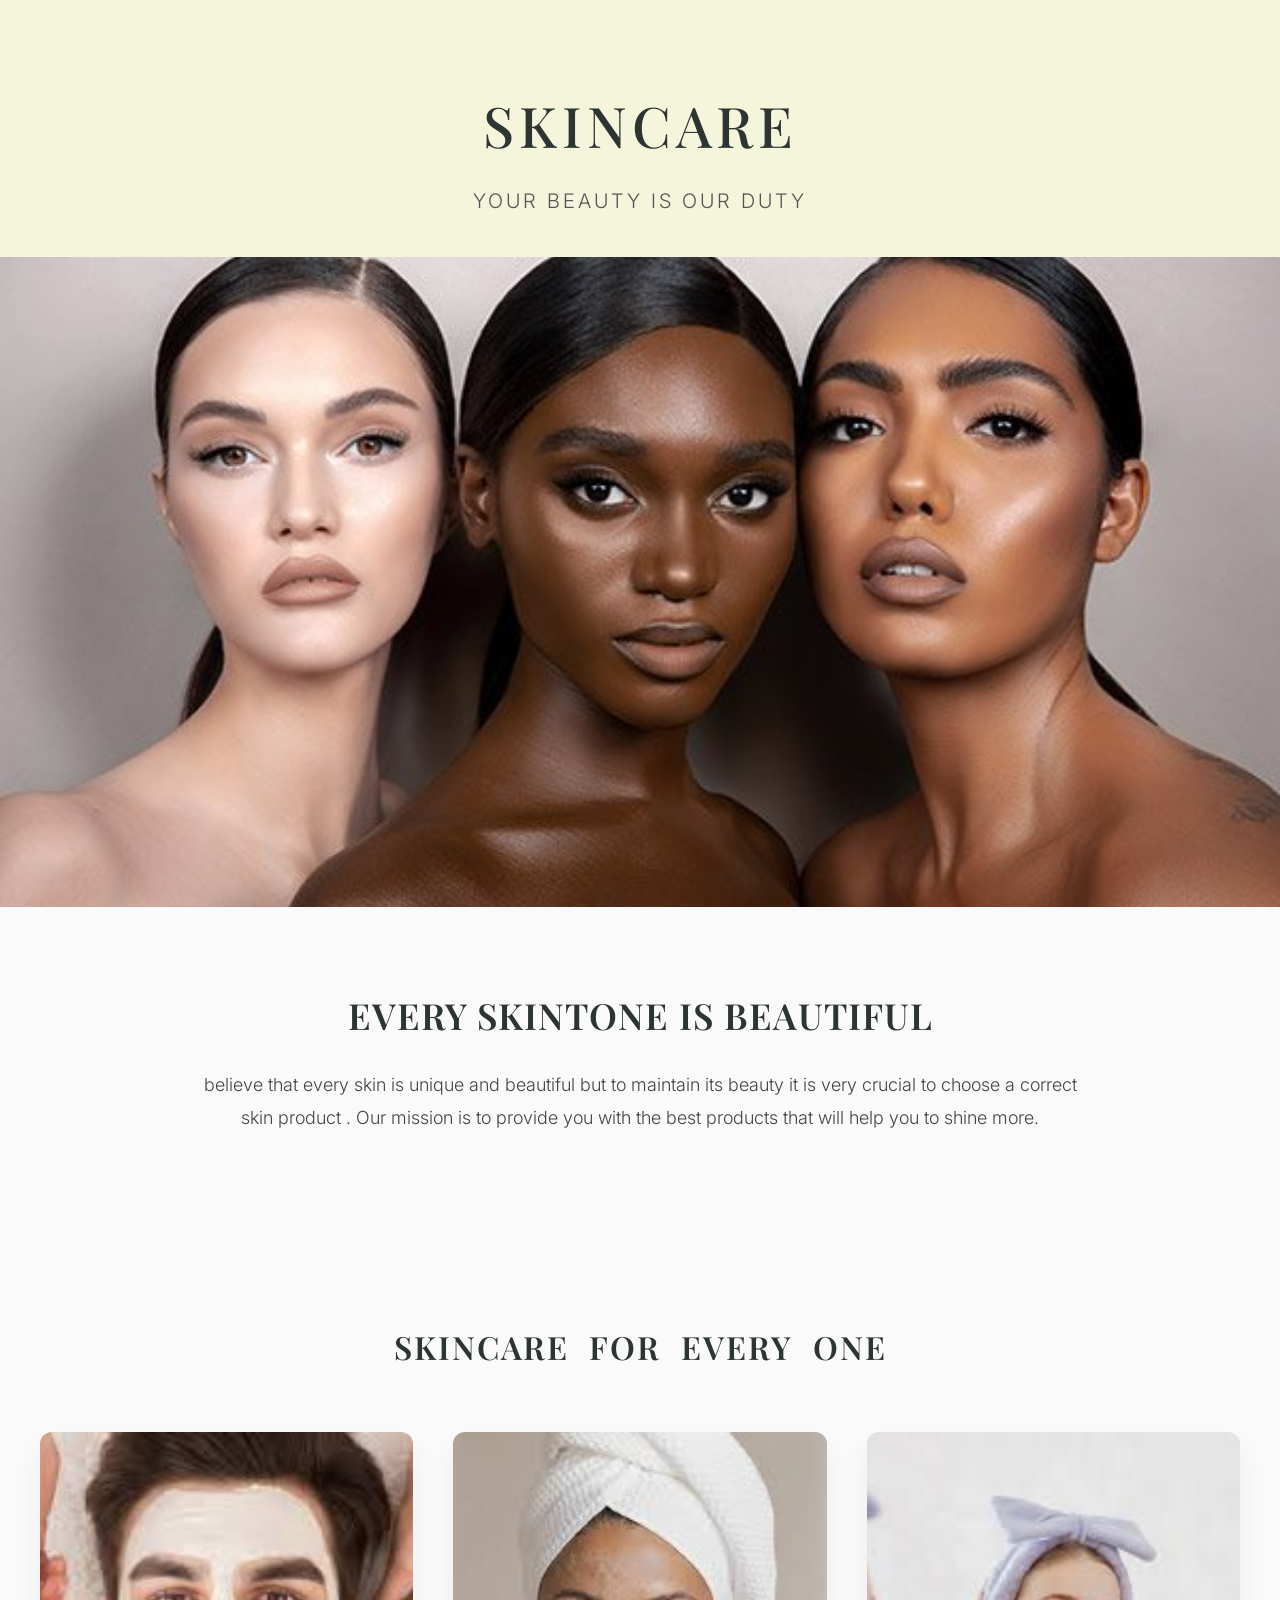
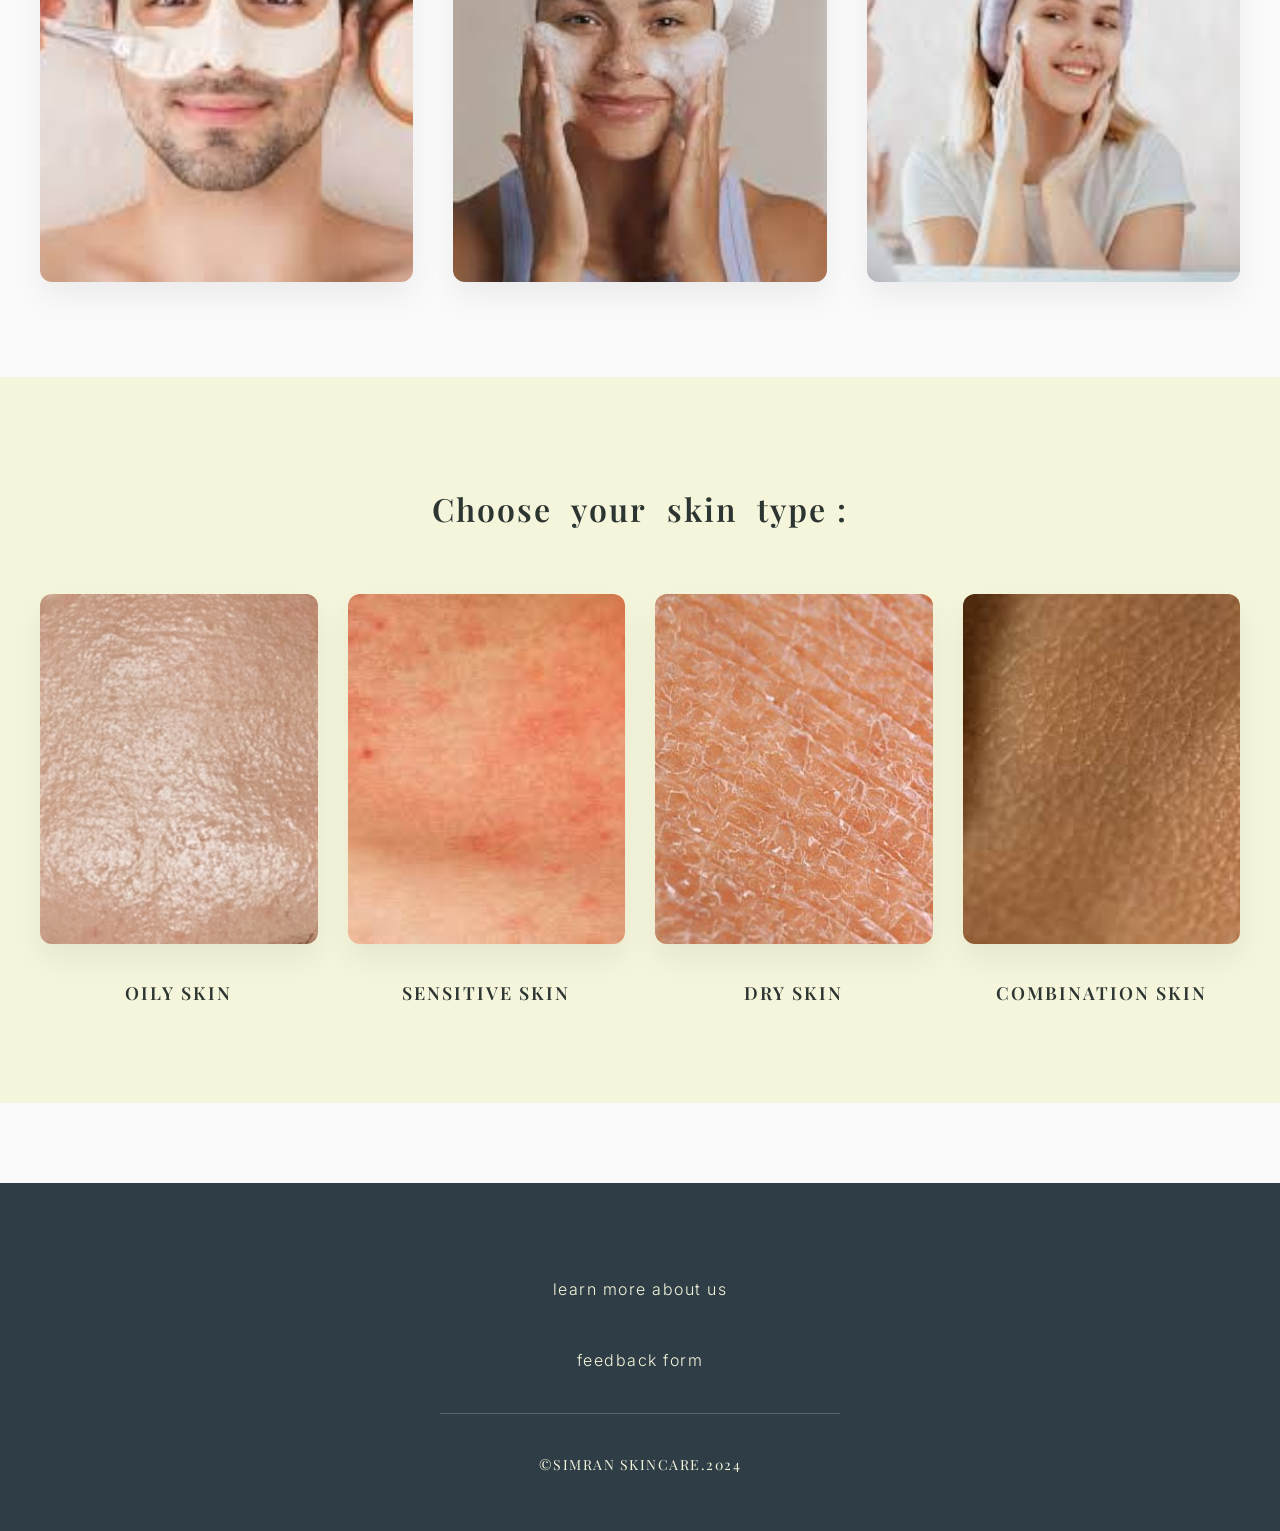
<file: ic lab/index.html>
<html>
<head>
  <title> fwd project </title>
  <link href="css_project.css" rel="stylesheet">
  <link rel="preconnect" href="https://fonts.googleapis.com">
  <link rel="preconnect" href="https://fonts.gstatic.com" crossorigin>
  <link href="https://fonts.googleapis.com/css2?family=Playfair+Display:wght@400;600&family=Inter:wght@300;400;500&display=swap" rel="stylesheet">

</head>
<body>

  <div class="header-section">
    <h1><b>SKINCARE </b></h1>
    <div class="subtitle">YOUR BEAUTY IS OUR DUTY</div>
  </div>

  <div class="main-banner">
    <img src="skincare3.jpg" alt="Premium Skincare">
  </div>

  <div class="mission-section">
    <h2>EVERY SKINTONE IS BEAUTIFUL</h2>
    <p>believe that every skin is unique and beautiful but to maintain its beauty it is very crucial to choose a correct skin product . Our mission is to provide you with the best products that will help you to shine more.</p>
  </div>

  <div class="category-section">
    <h2 class="section-title">SKINCARE &nbsp;FOR&nbsp; EVERY&nbsp; ONE</h2>
    <div class="grid-3">
      <div class="card">
        <a href="menskincare.html">
          <img src="menskin.jpeg" alt="Men Skincare">
        </a>
      </div>
      <div class="card">
        <a href="femaleskincare.html">
          <img src="womenskin2.jpeg" alt="Female Skincare">
        </a>
      </div>
      <div class="card">
        <a href="teenageskincare.html">
          <img src="teenskin2.jpeg" alt="Teenage Skincare">
        </a>
      </div>
    </div>
  </div>

  <div class="category-section" style="background-color: var(--secondary-bg);">
    <h2 class="section-title">Choose&nbsp; your&nbsp; skin&nbsp; type :</h2>
    <div class="grid-4">
      <div class="card small">
        <a href="2 pagefwd.html">
          <img src="Oily_skin.avif" alt="Oily Skin">
          <H2>OILY SKIN</H2>
        </a>
      </div>
      <div class="card small">
        <a href="3 pagefwd.html">
          <img src="sensitive.jpeg" alt="Sensitive Skin">
          <H2>SENSITIVE SKIN</H2>
        </a>
      </div>
      <div class="card small">
        <a href="4 pagefwd.html">
          <img src="drysin.jpg" alt="Dry Skin">
          <H2>DRY SKIN</H2>
        </a>
      </div>
      <div class="card small">
        <a href="5 pagefwd.html">
          <img src="combination.jpeg" alt="Combination Skin">
          <H2>COMBINATION SKIN</H2>
        </a>
      </div>
    </div>
  </div>

  <div class="footer">
    <p>
      <a href="6pagefwd.html">learn more about us</a>
      <br><br><br>
      <a href="feedbackform.html">feedback form</a>
    </p>
    <HR>
    <p>&COPY;SIMRAN SKINCARE.2024</p>
  </div>

</body>
</html>
</file>
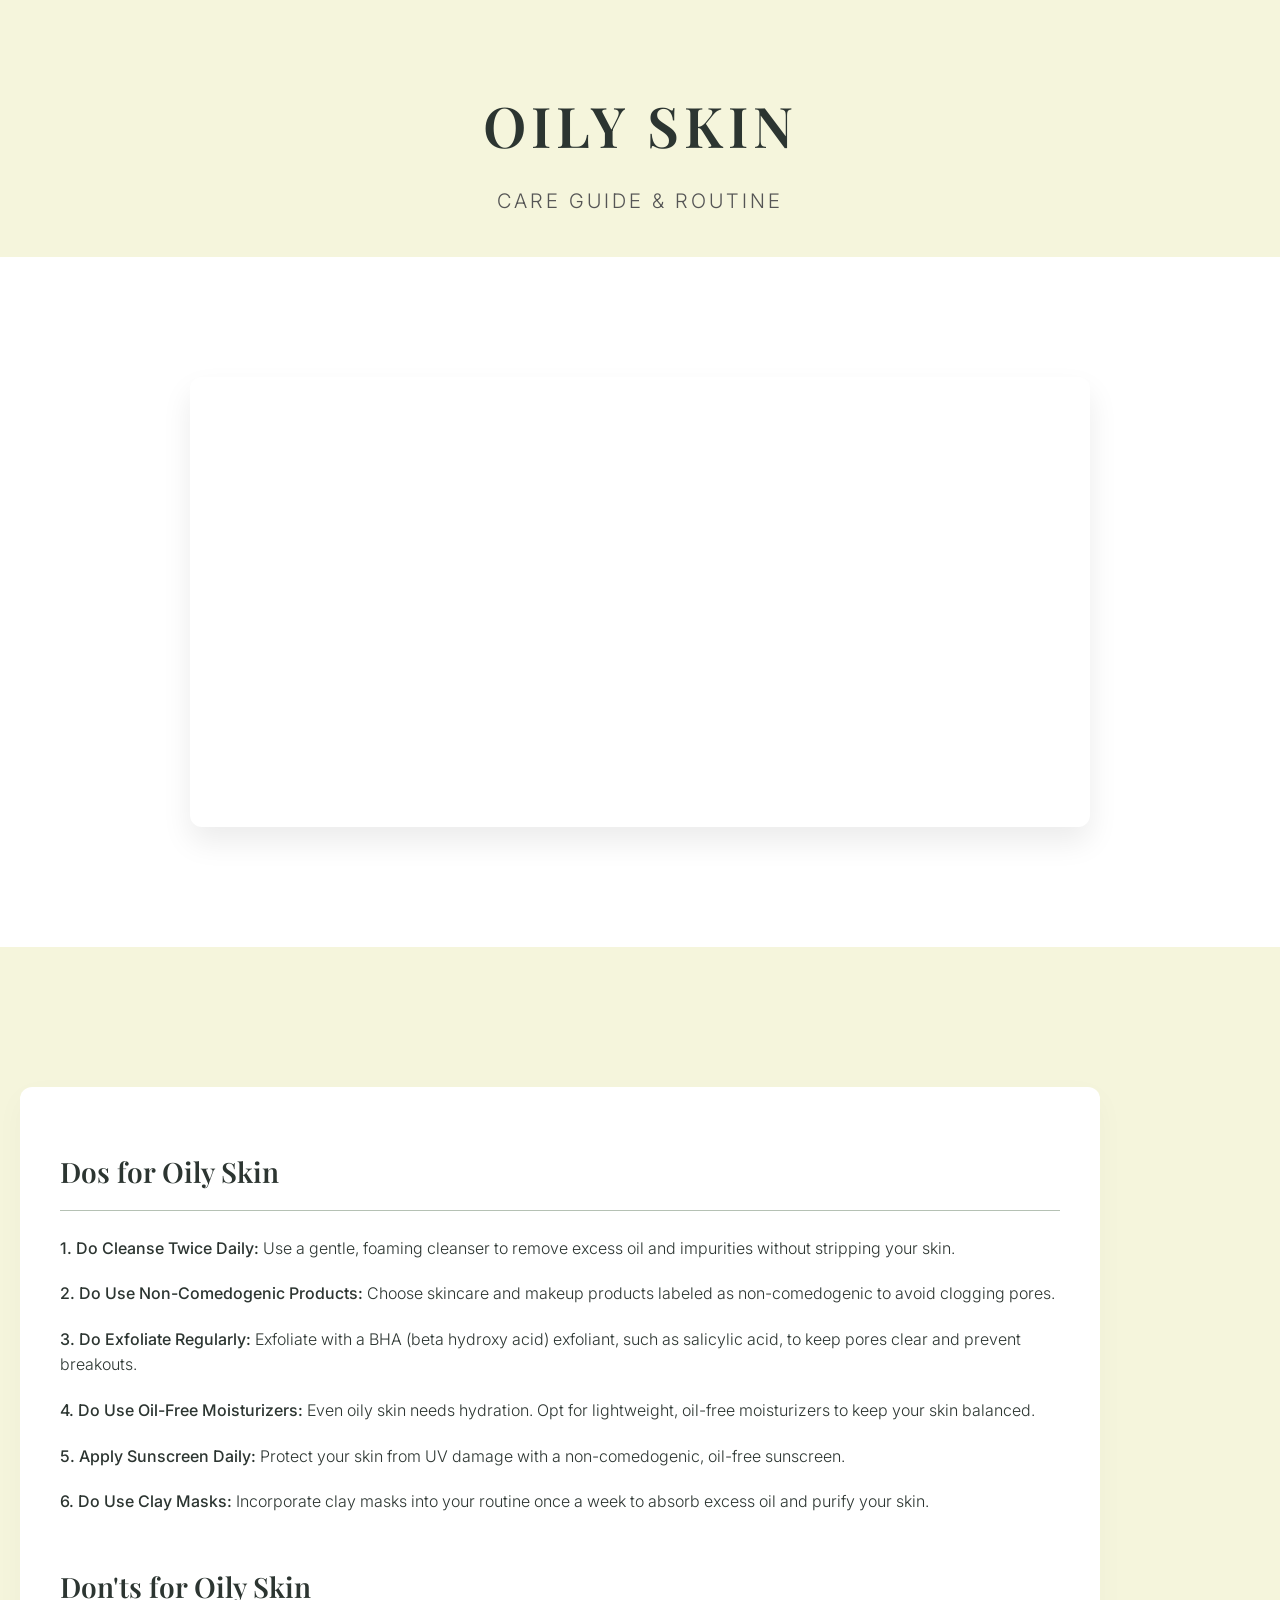
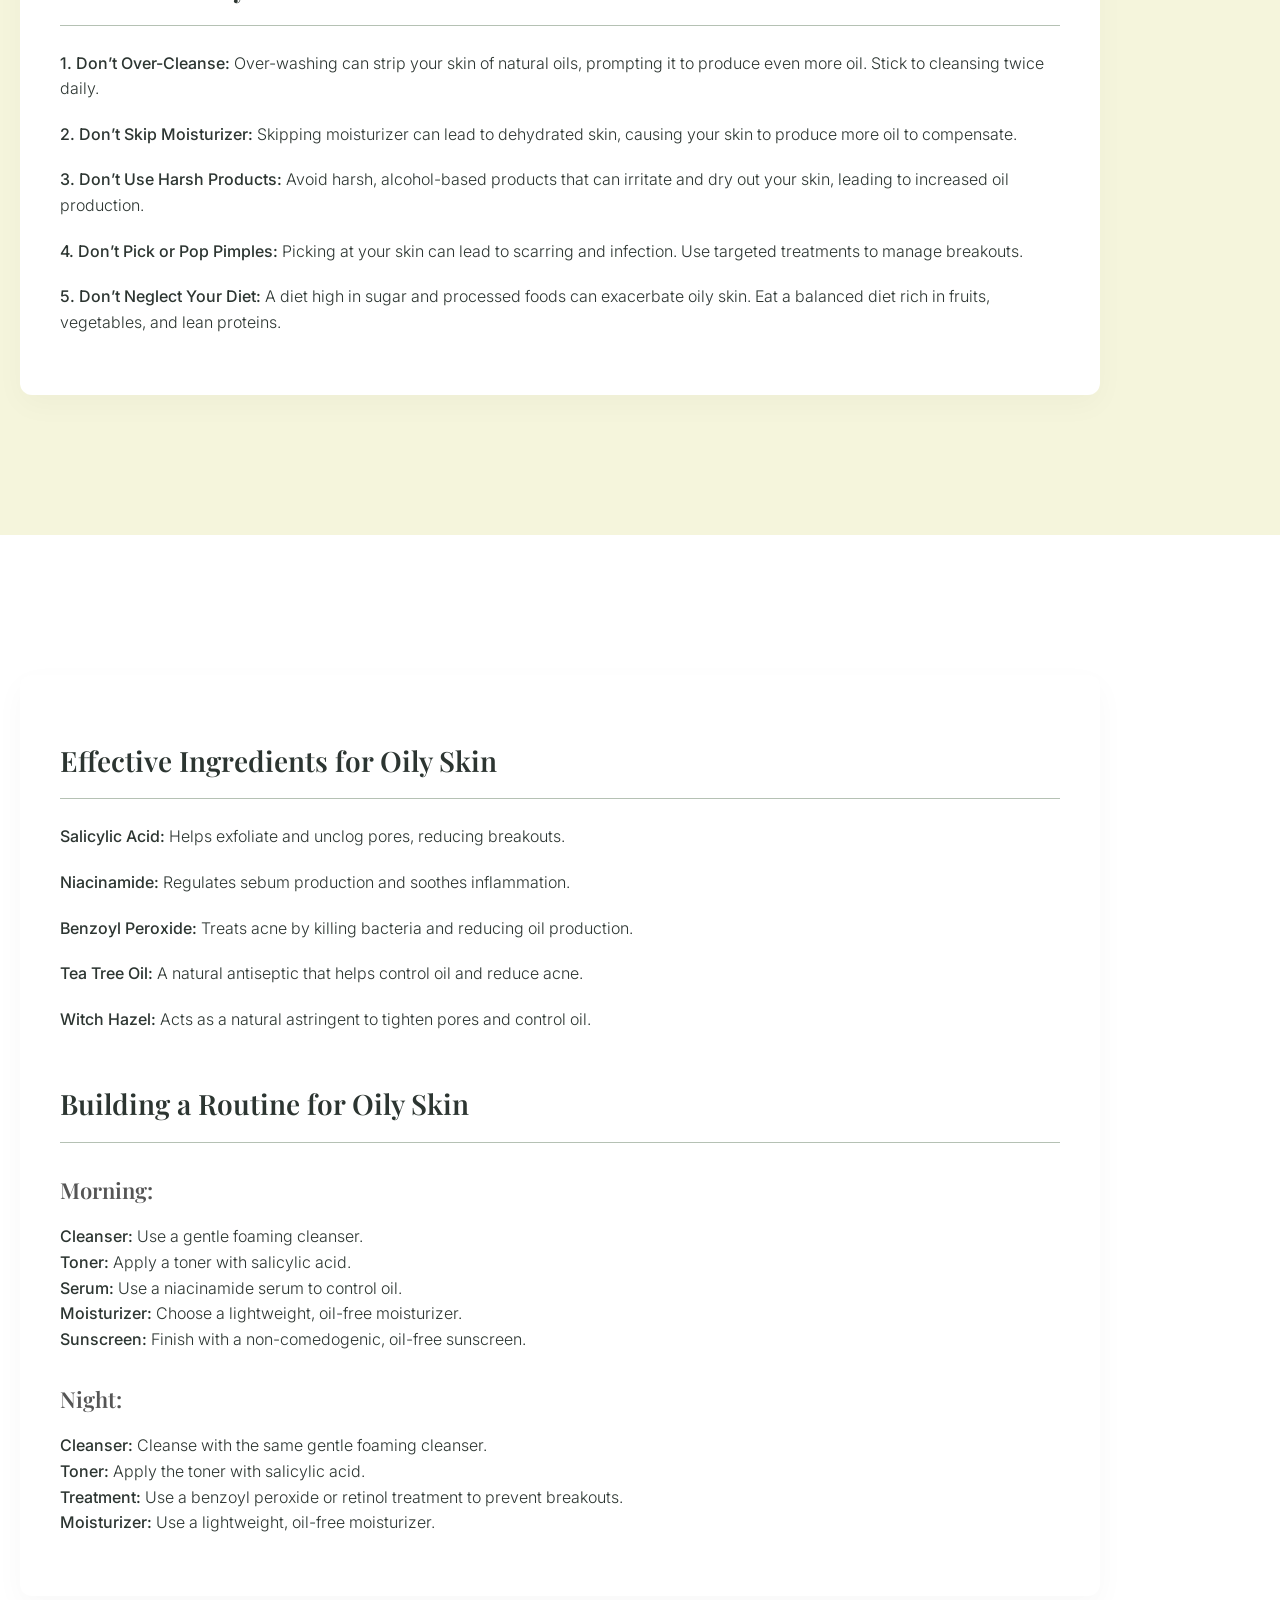
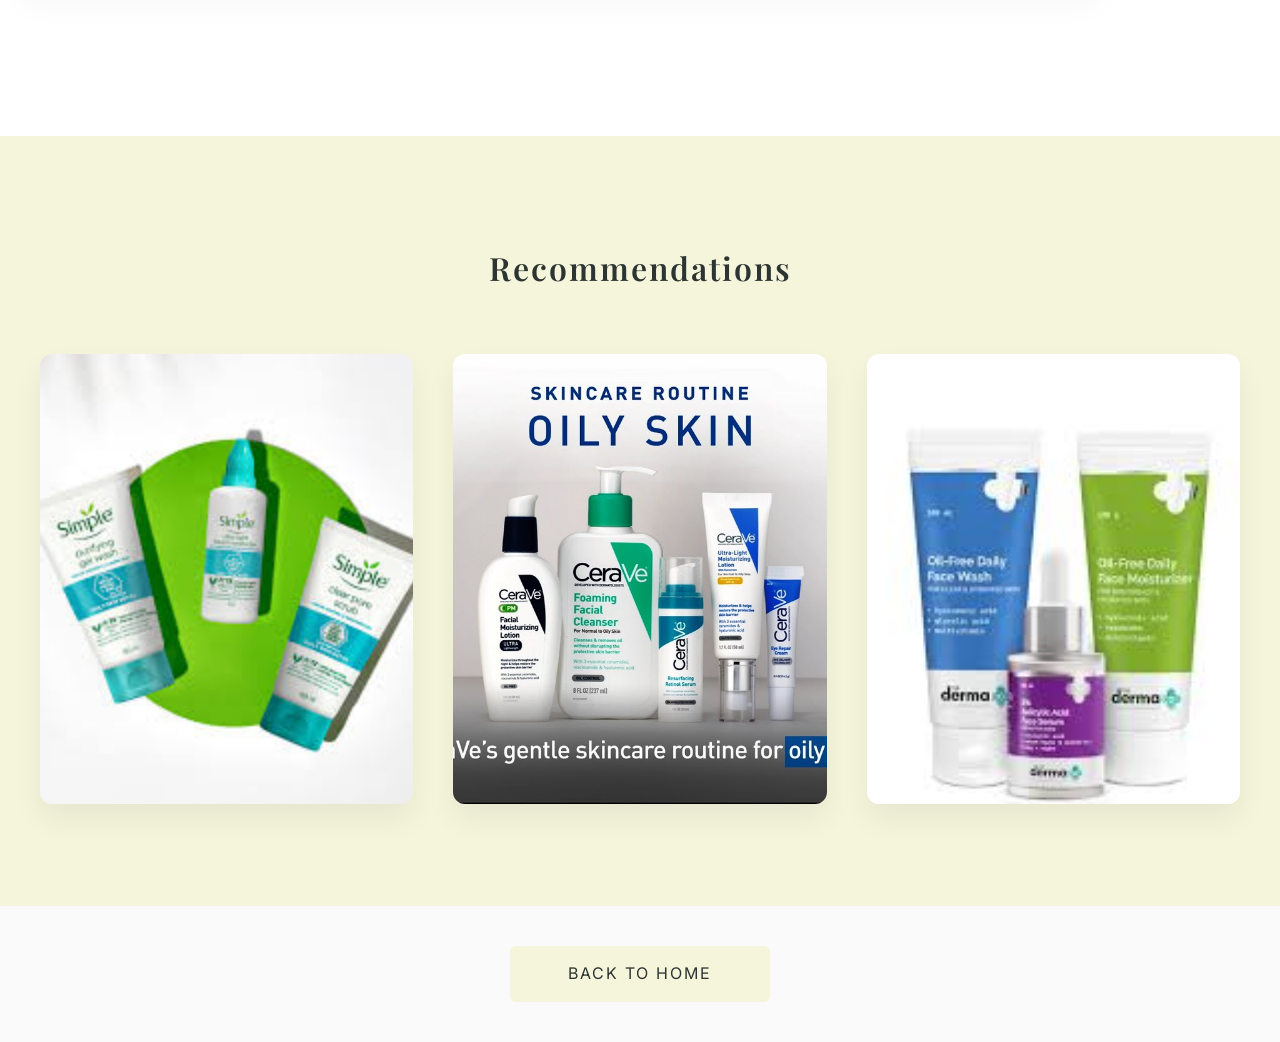
<file: ic lab/2 pagefwd.html>
<!DOCTYPE html>
<html>
<head>
  <meta charset="UTF-8">
  <title>Oily Skin</title>
  <link href="css_project.css" rel="stylesheet">
</head>
<body>

  <div class="header-section">
    <h1>Oily Skin</h1>
    <div class="subtitle">Care Guide & Routine</div>
  </div>

  <div class="category-section bg-white">
    <div class="video-container" style="max-width: 900px;">
      <iframe width="100%" height="500" src="https://www.youtube.com/embed/BkwqrmNwFk4?si=eekG2JFcKFOB6qOk" title="YouTube video player" frameborder="0" allow="accelerometer; autoplay; clipboard-write; encrypted-media; gyroscope; picture-in-picture; web-share" referrerpolicy="strict-origin-when-cross-origin" allowfullscreen></iframe>
    </div>
  </div>

  <div class="category-section bg-secondary">
    <div class="container content-block">
      <h2>Dos for Oily Skin</h2>
      <p><b>1. Do Cleanse Twice Daily:</b> Use a gentle, foaming cleanser to remove excess oil and impurities without stripping your skin.</p>
      <p><b>2. Do Use Non-Comedogenic Products:</b> Choose skincare and makeup products labeled as non-comedogenic to avoid clogging pores.</p>
      <p><b>3. Do Exfoliate Regularly:</b> Exfoliate with a BHA (beta hydroxy acid) exfoliant, such as salicylic acid, to keep pores clear and prevent breakouts.</p>
      <p><b>4. Do Use Oil-Free Moisturizers:</b> Even oily skin needs hydration. Opt for lightweight, oil-free moisturizers to keep your skin balanced.</p>
      <p><b>5. Apply Sunscreen Daily:</b> Protect your skin from UV damage with a non-comedogenic, oil-free sunscreen.</p>
      <p><b>6. Do Use Clay Masks:</b> Incorporate clay masks into your routine once a week to absorb excess oil and purify your skin.</p>
      
      <h2 style="margin-top: 50px;">Don'ts for Oily Skin</h2>
      <p><b>1. Don’t Over-Cleanse:</b> Over-washing can strip your skin of natural oils, prompting it to produce even more oil. Stick to cleansing twice daily.</p>
      <p><b>2. Don’t Skip Moisturizer:</b> Skipping moisturizer can lead to dehydrated skin, causing your skin to produce more oil to compensate.</p>
      <p><b>3. Don’t Use Harsh Products:</b> Avoid harsh, alcohol-based products that can irritate and dry out your skin, leading to increased oil production.</p>
      <p><b>4. Don’t Pick or Pop Pimples:</b> Picking at your skin can lead to scarring and infection. Use targeted treatments to manage breakouts.</p>
      <p><b>5. Don’t Neglect Your Diet:</b> A diet high in sugar and processed foods can exacerbate oily skin. Eat a balanced diet rich in fruits, vegetables, and lean proteins.</p>
    </div>
  </div>

  <div class="category-section bg-white">
    <div class="container content-block">
      <h2>Effective Ingredients for Oily Skin</h2>
      <p><b>Salicylic Acid:</b> Helps exfoliate and unclog pores, reducing breakouts.</p>
      <p><b>Niacinamide:</b> Regulates sebum production and soothes inflammation.</p>
      <p><b>Benzoyl Peroxide:</b> Treats acne by killing bacteria and reducing oil production.</p>
      <p><b>Tea Tree Oil:</b> A natural antiseptic that helps control oil and reduce acne.</p>
      <p><b>Witch Hazel:</b> Acts as a natural astringent to tighten pores and control oil.</p>
      
      <h2 style="margin-top: 50px;">Building a Routine for Oily Skin</h2>
      <h3>Morning:</h3>
      <p><b>Cleanser:</b> Use a gentle foaming cleanser.<br>
      <b>Toner:</b> Apply a toner with salicylic acid.<br>
      <b>Serum:</b> Use a niacinamide serum to control oil.<br>
      <b>Moisturizer:</b> Choose a lightweight, oil-free moisturizer.<br>
      <b>Sunscreen:</b> Finish with a non-comedogenic, oil-free sunscreen.</p>
      
      <h3>Night:</h3>
      <p><b>Cleanser:</b> Cleanse with the same gentle foaming cleanser.<br>
      <b>Toner:</b> Apply the toner with salicylic acid.<br>
      <b>Treatment:</b> Use a benzoyl peroxide or retinol treatment to prevent breakouts.<br>
      <b>Moisturizer:</b> Use a lightweight, oil-free moisturizer.</p>
    </div>
  </div>

  <div class="category-section bg-secondary">
    <h2 class="section-title">Recommendations</h2>
    <div class="grid-3">
      <div class="card">
        <img src="recoily.jpeg" alt="Recommendation 1">
      </div>
      <div class="card">
        <img src="recoily2.jpg" alt="Recommendation 2">
      </div>
      <div class="card">
        <img src="recoily3.jpeg" alt="Recommendation 3">
      </div>
    </div>
  </div>
  
  <a href="1 pagefwd.html" class="back-link">Back to Home</a>

</body>
</html>
</file>
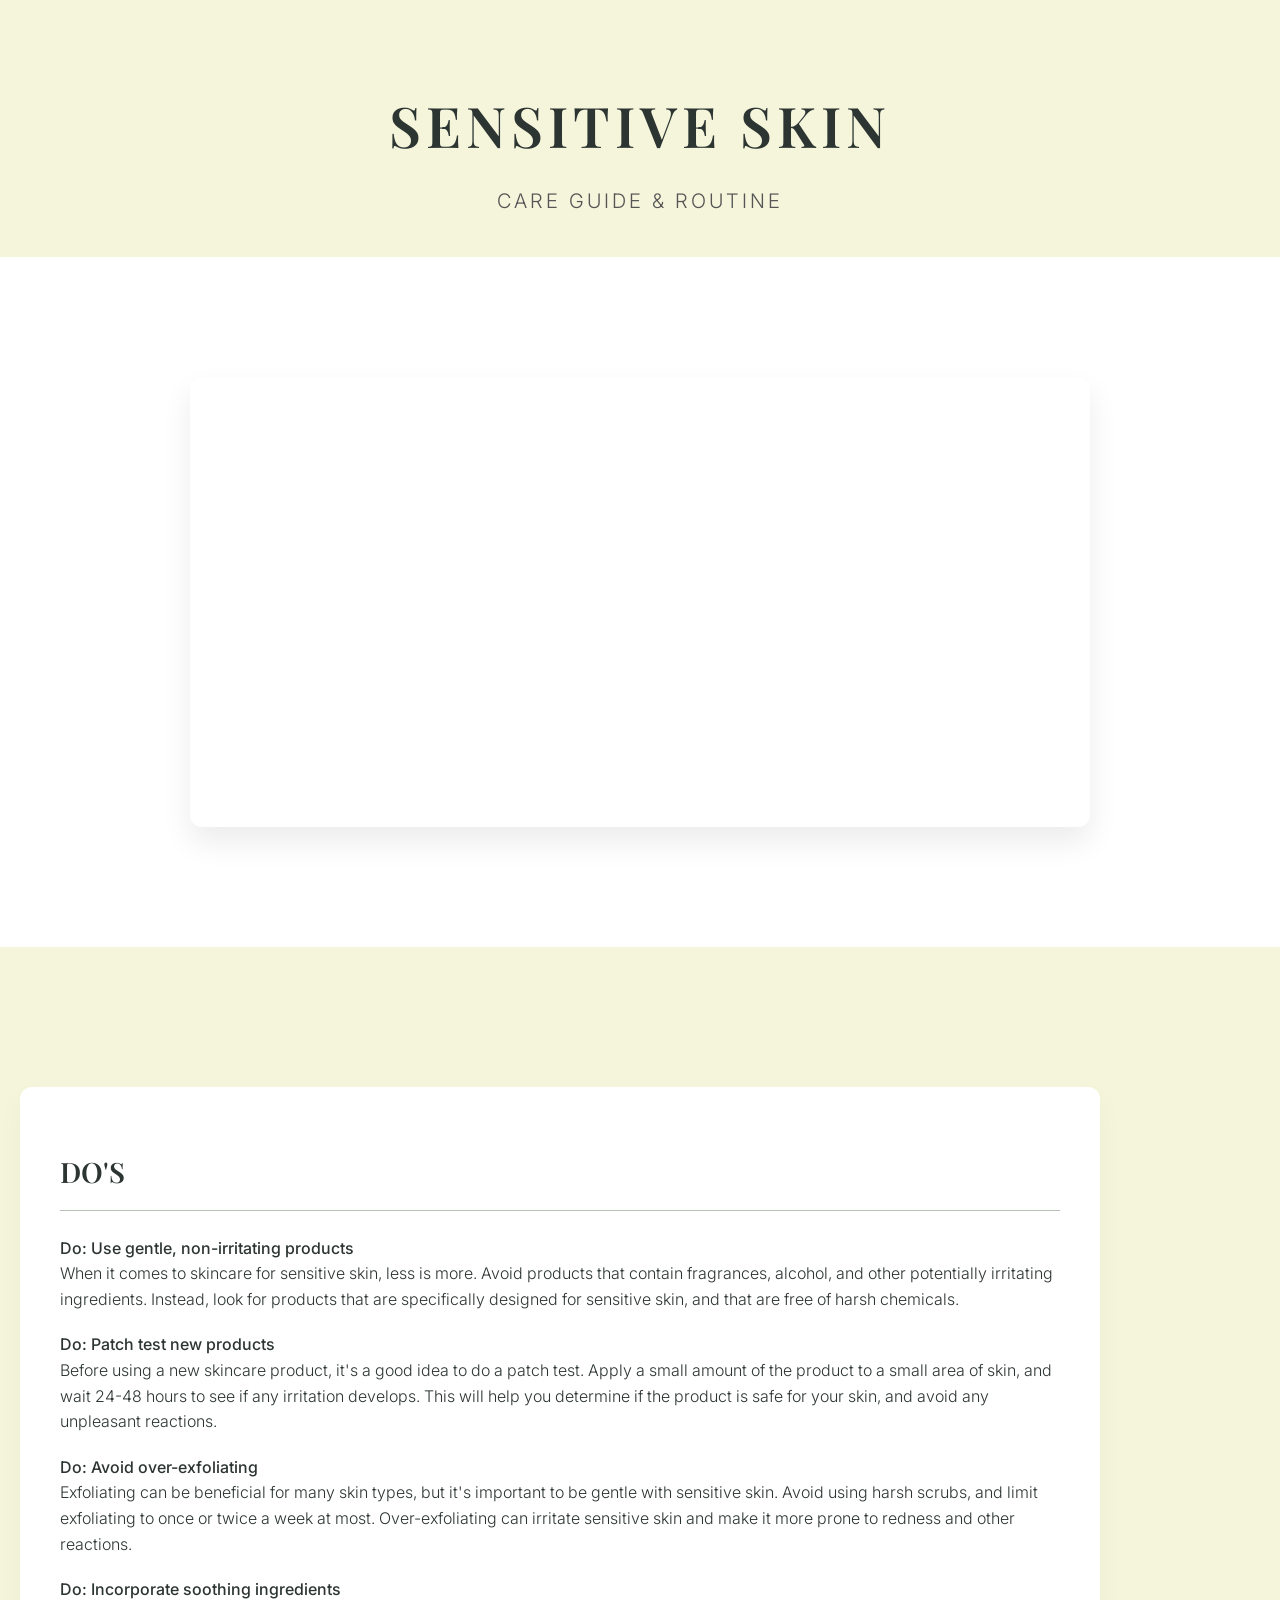
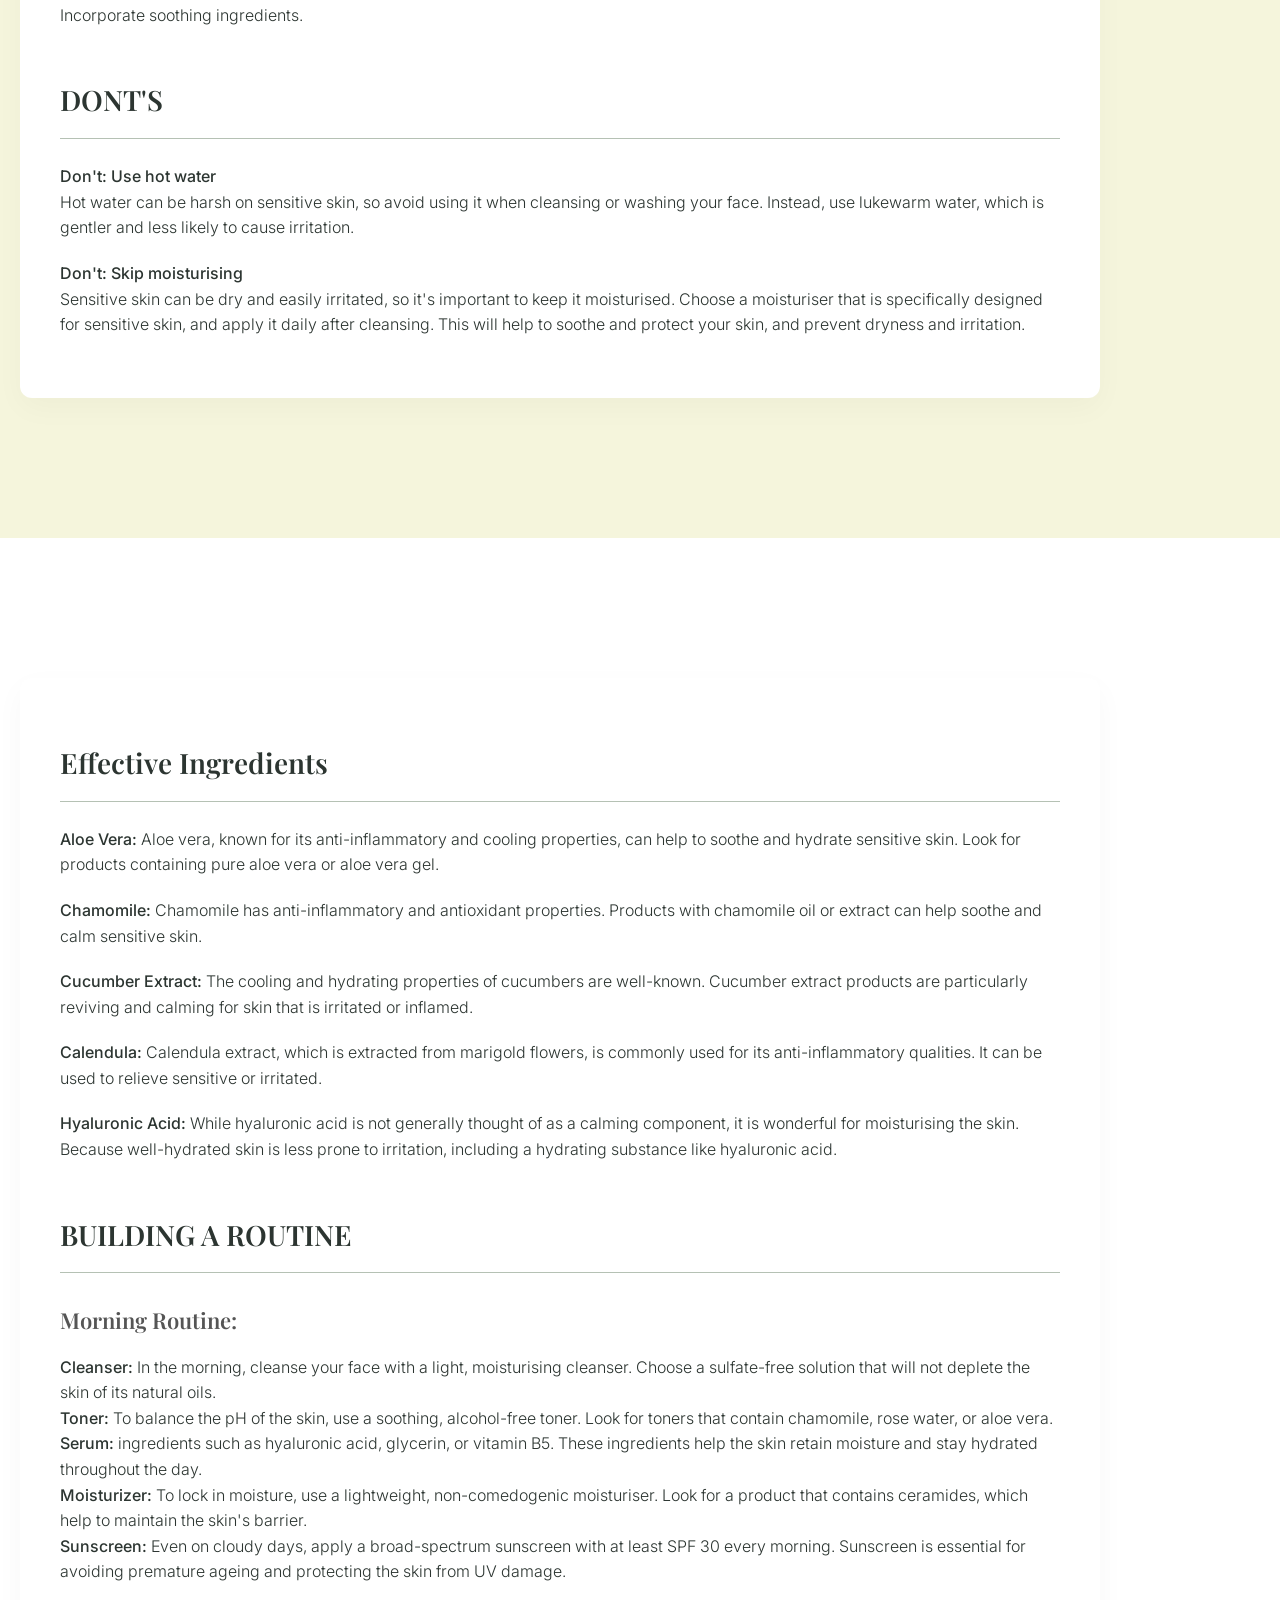
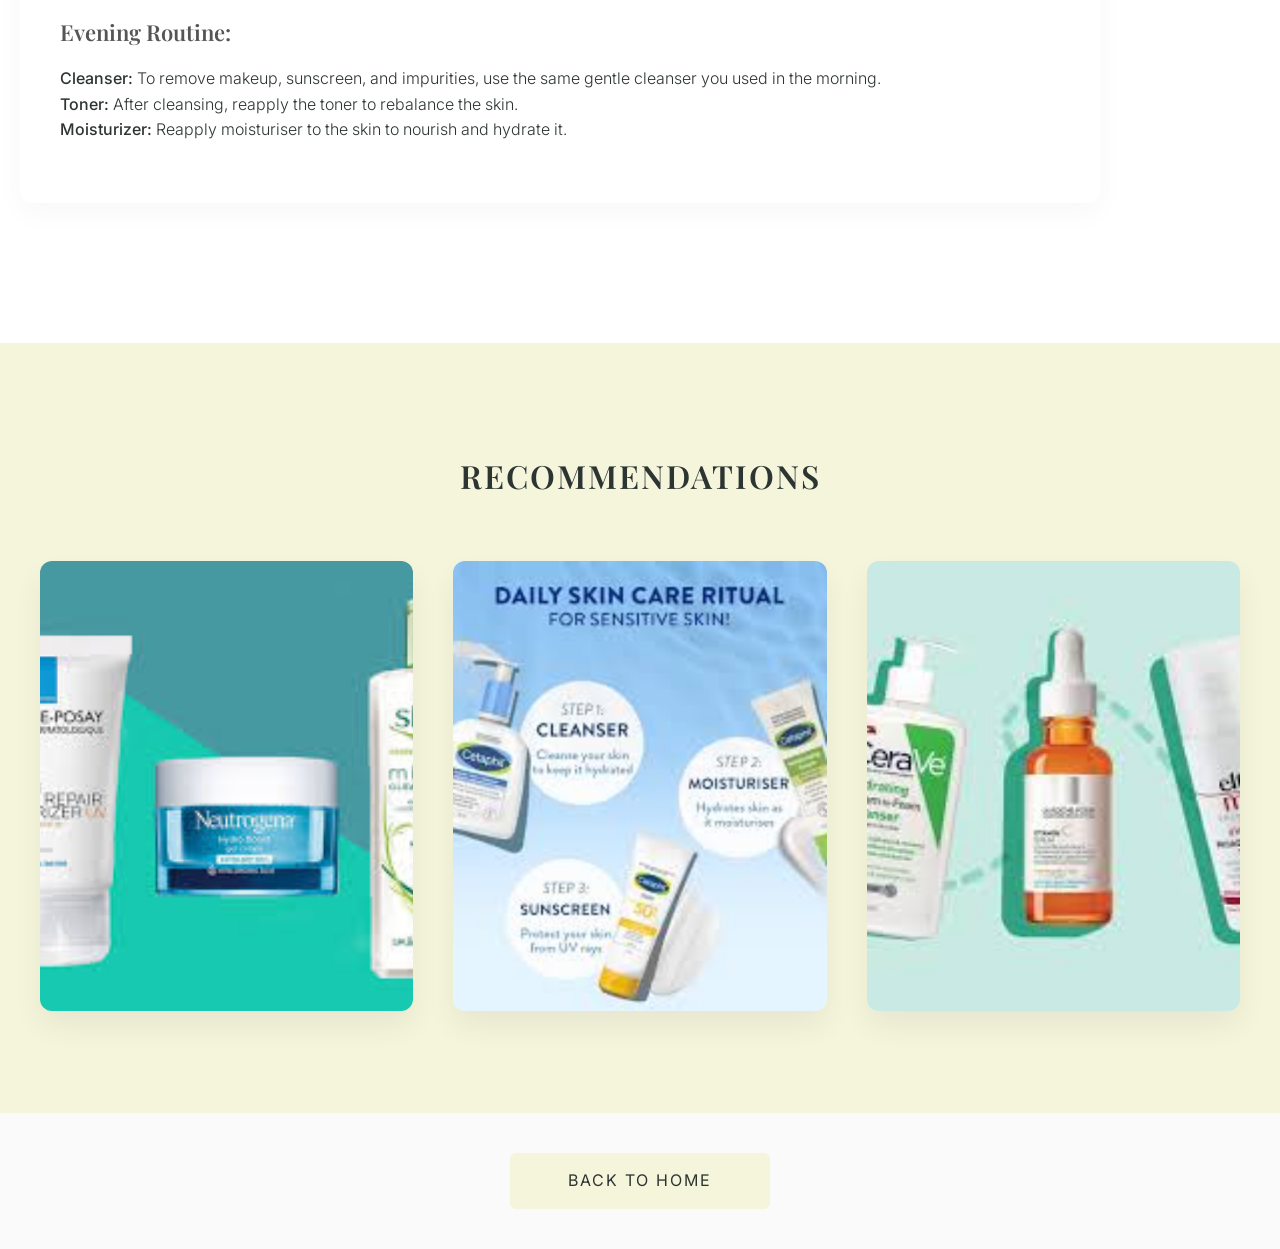
<file: ic lab/3 pagefwd.html>
<!DOCTYPE html>
<html>
<head>
  <meta charset="UTF-8">
  <title>Sensitive Skin</title>
  <link href="css_project.css" rel="stylesheet">
</head>
<body>

  <div class="header-section">
    <h1>Sensitive Skin</h1>
    <div class="subtitle">Care Guide & Routine</div>
  </div>

  <div class="category-section bg-white">
    <div class="video-container" style="max-width: 900px;">
      <iframe width="100%" height="500" src="https://www.youtube.com/embed/mmaC1Nfn9uc?si=6ZpREJAzwX5mTjBV" title="YouTube video player" frameborder="0" allow="accelerometer; autoplay; clipboard-write; encrypted-media; gyroscope; picture-in-picture; web-share" referrerpolicy="strict-origin-when-cross-origin" allowfullscreen></iframe>
    </div>
  </div>

  <div class="category-section bg-secondary">
    <div class="container content-block">
      <h2>DO'S</h2>
      <p><b>Do: Use gentle, non-irritating products</b><br>
      When it comes to skincare for sensitive skin, less is more. Avoid products that contain fragrances, alcohol, and other potentially irritating ingredients. Instead, look for products that are specifically designed for sensitive skin, and that are free of harsh chemicals.</p>
      
      <p><b>Do: Patch test new products</b><br>
      Before using a new skincare product, it's a good idea to do a patch test. Apply a small amount of the product to a small area of skin, and wait 24-48 hours to see if any irritation develops. This will help you determine if the product is safe for your skin, and avoid any unpleasant reactions.</p>
      
      <p><b>Do: Avoid over-exfoliating</b><br>
      Exfoliating can be beneficial for many skin types, but it's important to be gentle with sensitive skin. Avoid using harsh scrubs, and limit exfoliating to once or twice a week at most. Over-exfoliating can irritate sensitive skin and make it more prone to redness and other reactions.</p>
      
      <p><b>Do: Incorporate soothing ingredients</b><br>
      Incorporate soothing ingredients.</p>

      <h2 style="margin-top: 50px;">DONT'S</h2>
      <p><b>Don't: Use hot water</b><br>
      Hot water can be harsh on sensitive skin, so avoid using it when cleansing or washing your face. Instead, use lukewarm water, which is gentler and less likely to cause irritation.</p>
      
      <p><b>Don't: Skip moisturising</b><br>
      Sensitive skin can be dry and easily irritated, so it's important to keep it moisturised. Choose a moisturiser that is specifically designed for sensitive skin, and apply it daily after cleansing. This will help to soothe and protect your skin, and prevent dryness and irritation.</p>
    </div>
  </div>

  <div class="category-section bg-white">
    <div class="container content-block">
      <h2>Effective Ingredients</h2>
      <p><b>Aloe Vera:</b> Aloe vera, known for its anti-inflammatory and cooling properties, can help to soothe and hydrate sensitive skin. Look for products containing pure aloe vera or aloe vera gel.</p>
      <p><b>Chamomile:</b> Chamomile has anti-inflammatory and antioxidant properties. Products with chamomile oil or extract can help soothe and calm sensitive skin.</p>
      <p><b>Cucumber Extract:</b> The cooling and hydrating properties of cucumbers are well-known. Cucumber extract products are particularly reviving and calming for skin that is irritated or inflamed.</p>
      <p><b>Calendula:</b> Calendula extract, which is extracted from marigold flowers, is commonly used for its anti-inflammatory qualities. It can be used to relieve sensitive or irritated.</p>
      <p><b>Hyaluronic Acid:</b> While hyaluronic acid is not generally thought of as a calming component, it is wonderful for moisturising the skin. Because well-hydrated skin is less prone to irritation, including a hydrating substance like hyaluronic acid.</p>
      
      <h2 style="margin-top: 50px;">BUILDING A ROUTINE</h2>
      <h3>Morning Routine:</h3>
      <p><b>Cleanser:</b> In the morning, cleanse your face with a light, moisturising cleanser. Choose a sulfate-free solution that will not deplete the skin of its natural oils.<br>
      <b>Toner:</b> To balance the pH of the skin, use a soothing, alcohol-free toner. Look for toners that contain chamomile, rose water, or aloe vera.<br>
      <b>Serum:</b> ingredients such as hyaluronic acid, glycerin, or vitamin B5. These ingredients help the skin retain moisture and stay hydrated throughout the day.<br>
      <b>Moisturizer:</b> To lock in moisture, use a lightweight, non-comedogenic moisturiser. Look for a product that contains ceramides, which help to maintain the skin's barrier.<br>
      <b>Sunscreen:</b> Even on cloudy days, apply a broad-spectrum sunscreen with at least SPF 30 every morning. Sunscreen is essential for avoiding premature ageing and protecting the skin from UV damage.</p>
      
      <h3>Evening Routine:</h3>
      <p><b>Cleanser:</b> To remove makeup, sunscreen, and impurities, use the same gentle cleanser you used in the morning.<br>
      <b>Toner:</b> After cleansing, reapply the toner to rebalance the skin.<br>
      <b>Moisturizer:</b> Reapply moisturiser to the skin to nourish and hydrate it.</p>
    </div>
  </div>

  <div class="category-section bg-secondary">
    <h2 class="section-title">RECOMMENDATIONS</h2>
    <div class="grid-3">
      <div class="card">
        <img src="recsens1.jpeg" alt="Recommendation 1">
      </div>
      <div class="card">
        <img src="recsens2.jpeg" alt="Recommendation 2">
      </div>
      <div class="card">
        <img src="recsens3.jpeg" alt="Recommendation 3">
      </div>
    </div>
  </div>

  <a href="1 pagefwd.html" class="back-link">Back to Home</a>

</body>
</html>
</file>
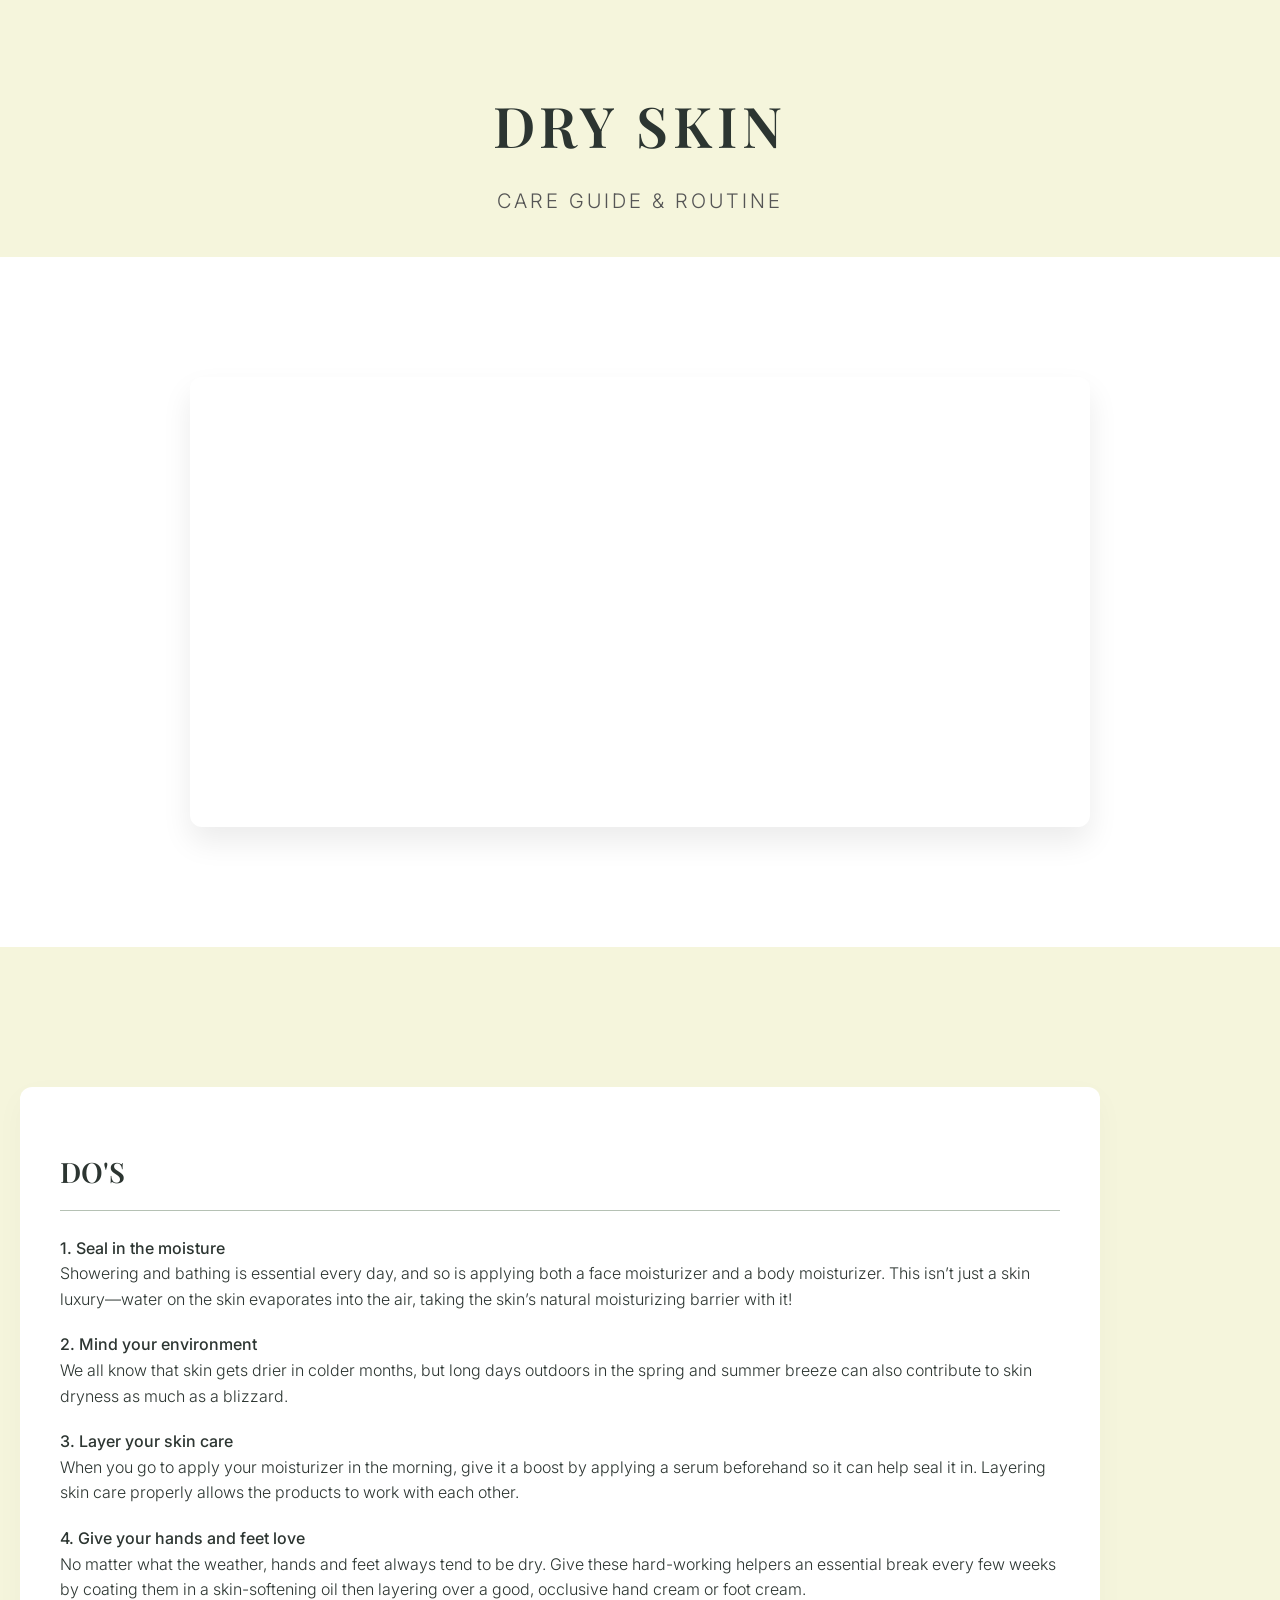
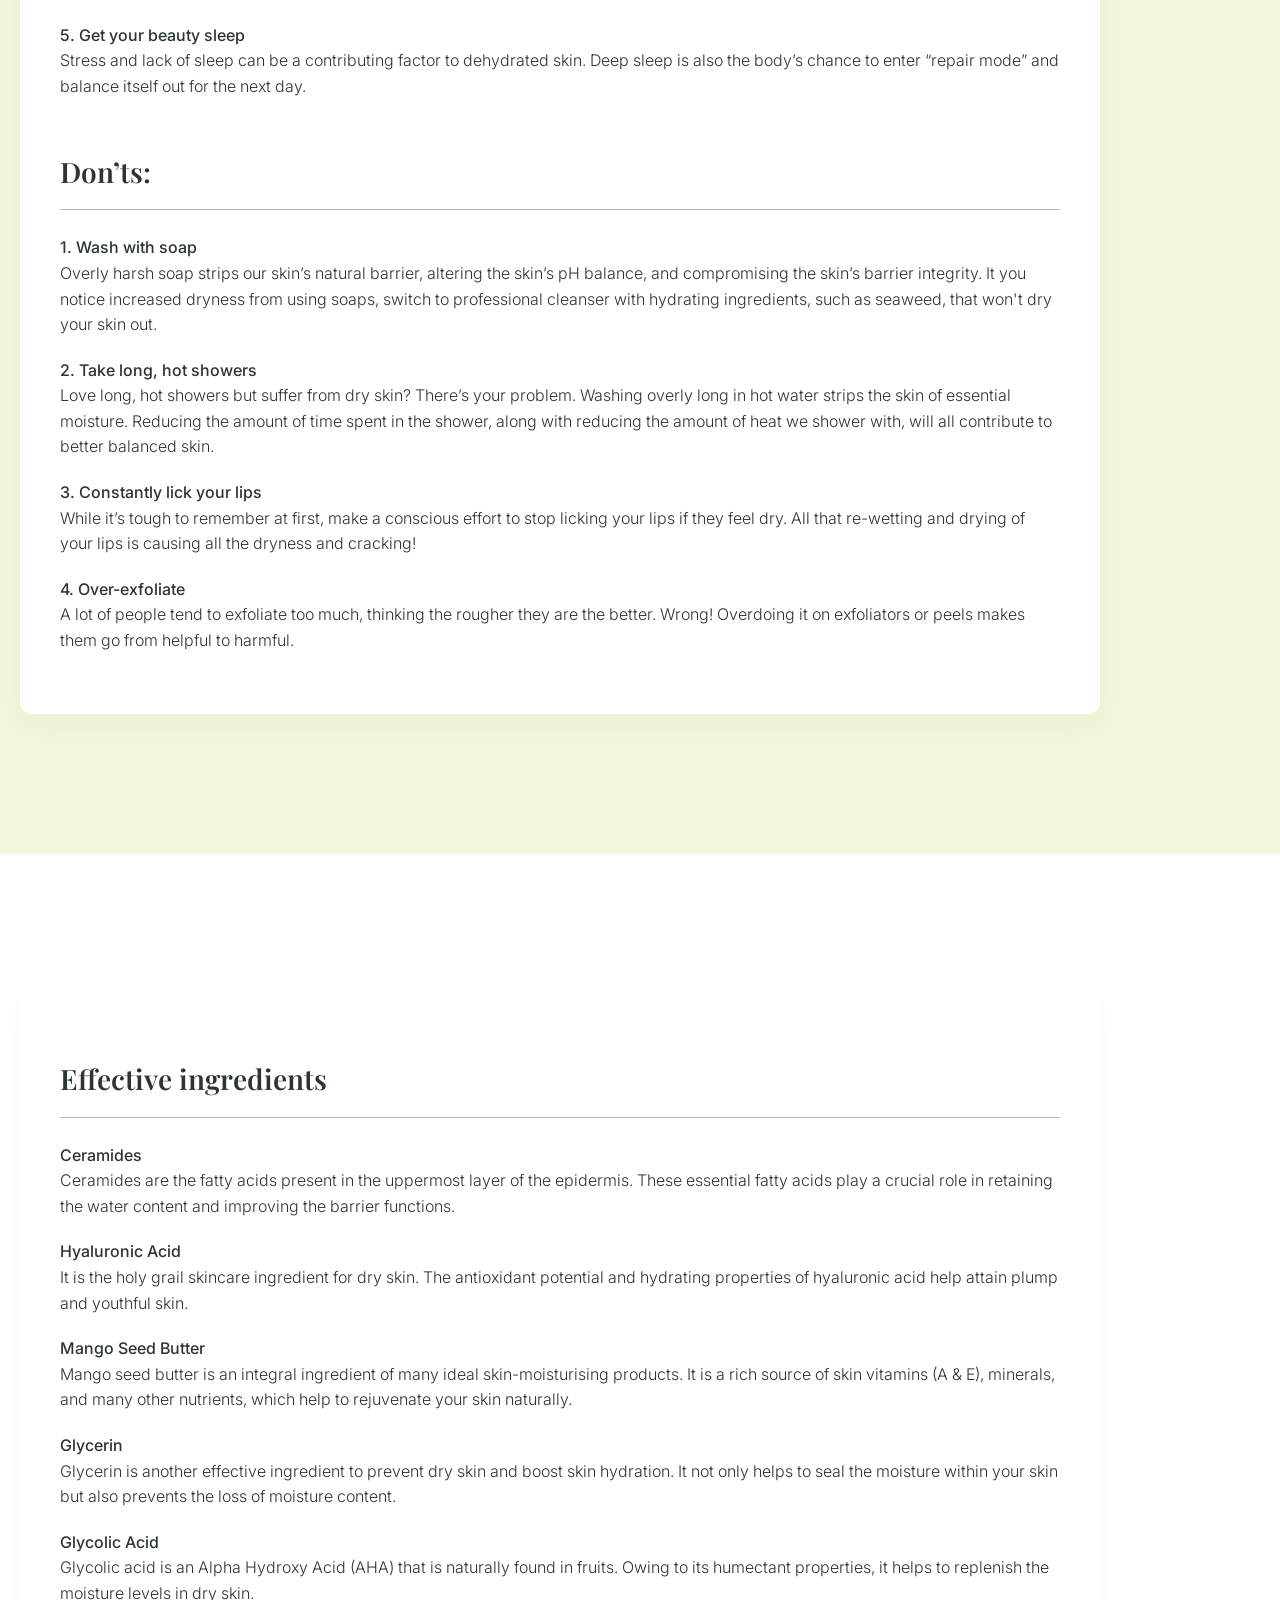
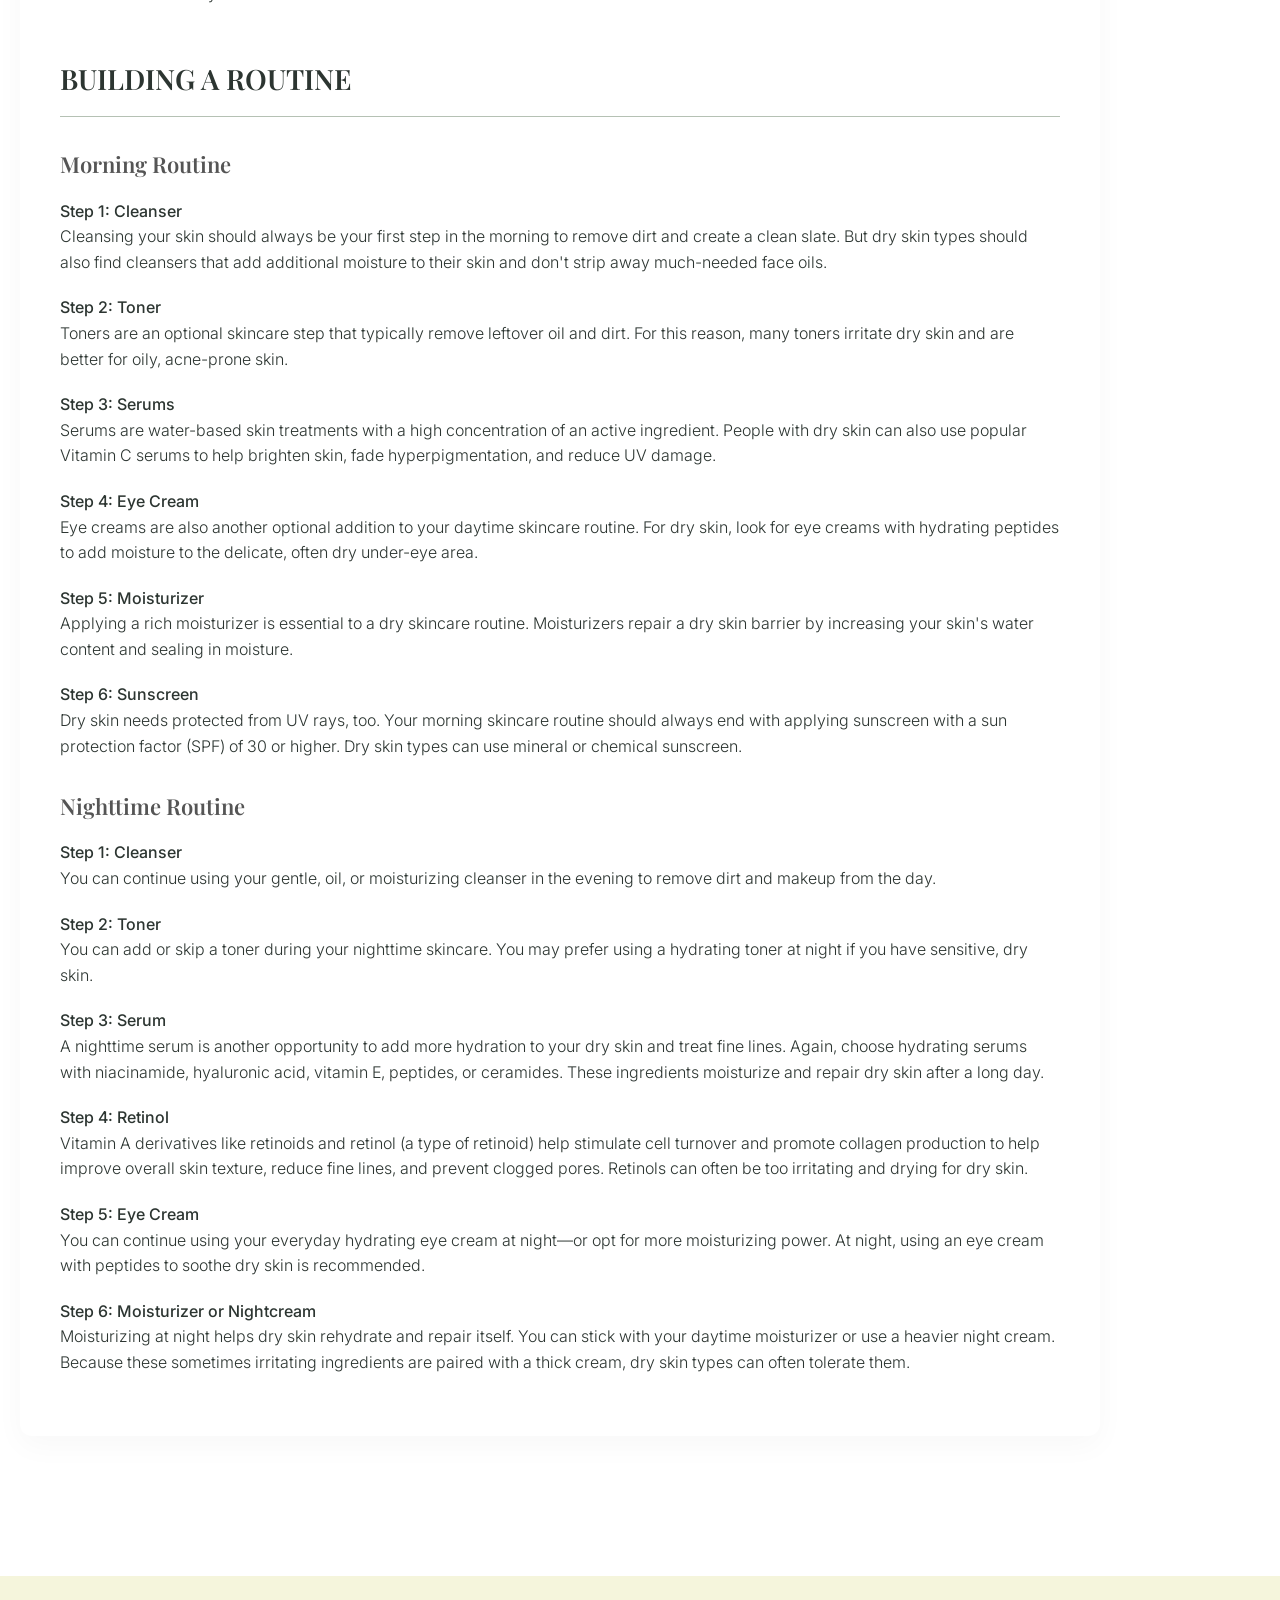
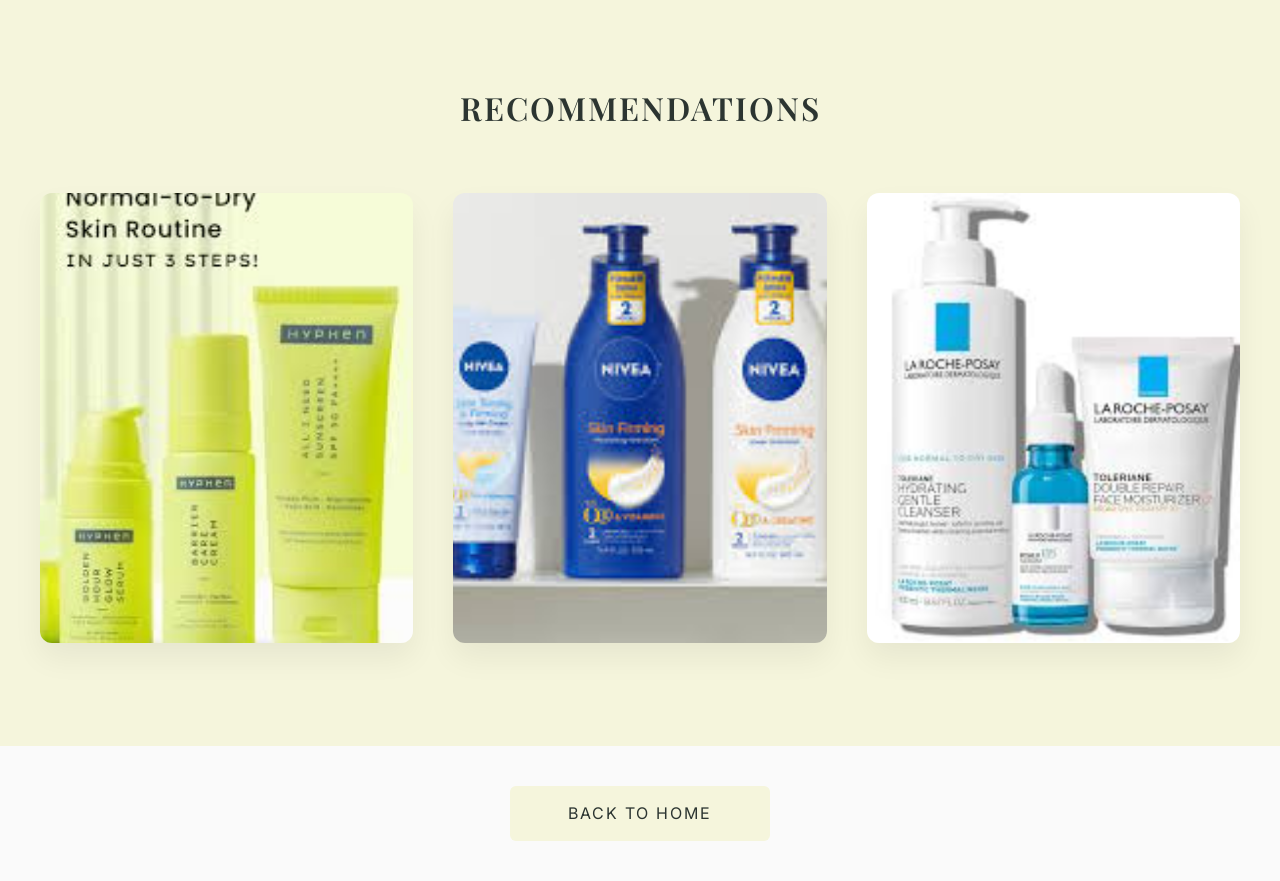
<file: ic lab/4 pagefwd.html>
<!DOCTYPE html>
<html>
<head>
  <meta charset="UTF-8">
  <title>Dry Skin</title>
  <link href="css_project.css" rel="stylesheet">
</head>
<body>

  <div class="header-section">
    <h1>Dry Skin</h1>
    <div class="subtitle">Care Guide & Routine</div>
  </div>

  <div class="category-section bg-white">
    <div class="video-container" style="max-width: 900px;">
      <iframe width="100%" height="500" src="https://www.youtube.com/embed/2tJUVQLiStA?si=u5UjYpZSeUVZzWNb" title="YouTube video player" frameborder="0" allow="accelerometer; autoplay; clipboard-write; encrypted-media; gyroscope; picture-in-picture; web-share" referrerpolicy="strict-origin-when-cross-origin" allowfullscreen></iframe>
    </div>
  </div>

  <div class="category-section bg-secondary">
    <div class="container content-block">
      <h2>DO'S</h2>
      <p><b>1. Seal in the moisture</b><br>
      Showering and bathing is essential every day, and so is applying both a face moisturizer and a body moisturizer. This isn’t just a skin luxury—water on the skin evaporates into the air, taking the skin’s natural moisturizing barrier with it!</p>
      
      <p><b>2. Mind your environment</b><br>
      We all know that skin gets drier in colder months, but long days outdoors in the spring and summer breeze can also contribute to skin dryness as much as a blizzard.</p>
      
      <p><b>3. Layer your skin care</b><br>
      When you go to apply your moisturizer in the morning, give it a boost by applying a serum beforehand so it can help seal it in. Layering skin care properly allows the products to work with each other.</p>
      
      <p><b>4. Give your hands and feet love</b><br>
      No matter what the weather, hands and feet always tend to be dry. Give these hard-working helpers an essential break every few weeks by coating them in a skin-softening oil then layering over a good, occlusive hand cream or foot cream.</p>

      <p><b>5. Get your beauty sleep</b><br>
      Stress and lack of sleep can be a contributing factor to dehydrated skin. Deep sleep is also the body’s chance to enter “repair mode” and balance itself out for the next day.</p>

      <h2 style="margin-top: 50px;">Don’ts:</h2>
      <p><b>1. Wash with soap</b><br>
      Overly harsh soap strips our skin’s natural barrier, altering the skin’s pH balance, and compromising the skin’s barrier integrity. It you notice increased dryness from using soaps, switch to professional cleanser with hydrating ingredients, such as seaweed, that won't dry your skin out.</p>
      
      <p><b>2. Take long, hot showers</b><br>
      Love long, hot showers but suffer from dry skin? There’s your problem. Washing overly long in hot water strips the skin of essential moisture. Reducing the amount of time spent in the shower, along with reducing the amount of heat we shower with, will all contribute to better balanced skin.</p>
      
      <p><b>3. Constantly lick your lips</b><br>
      While it’s tough to remember at first, make a conscious effort to stop licking your lips if they feel dry. All that re-wetting and drying of your lips is causing all the dryness and cracking!</p>
      
      <p><b>4. Over-exfoliate</b><br>
      A lot of people tend to exfoliate too much, thinking the rougher they are the better. Wrong! Overdoing it on exfoliators or peels makes them go from helpful to harmful.</p>
    </div>
  </div>

  <div class="category-section bg-white">
    <div class="container content-block">
      <h2>Effective ingredients</h2>
      <p><b>Ceramides</b><br>
      Ceramides are the fatty acids present in the uppermost layer of the epidermis. These essential fatty acids play a crucial role in retaining the water content and improving the barrier functions.</p>
      
      <p><b>Hyaluronic Acid</b><br>
      It is the holy grail skincare ingredient for dry skin. The antioxidant potential and hydrating properties of hyaluronic acid help attain plump and youthful skin.</p>
      
      <p><b>Mango Seed Butter</b><br>
      Mango seed butter is an integral ingredient of many ideal skin-moisturising products. It is a rich source of skin vitamins (A & E), minerals, and many other nutrients, which help to rejuvenate your skin naturally.</p>
      
      <p><b>Glycerin</b><br>
      Glycerin is another effective ingredient to prevent dry skin and boost skin hydration. It not only helps to seal the moisture within your skin but also prevents the loss of moisture content.</p>
      
      <p><b>Glycolic Acid</b><br>
      Glycolic acid is an Alpha Hydroxy Acid (AHA) that is naturally found in fruits. Owing to its humectant properties, it helps to replenish the moisture levels in dry skin.</p>
      
      <h2 style="margin-top: 50px;">BUILDING A ROUTINE</h2>
      <h3>Morning Routine</h3>
      <p><b>Step 1: Cleanser</b><br>
      Cleansing your skin should always be your first step in the morning to remove dirt and create a clean slate. But dry skin types should also find cleansers that add additional moisture to their skin and don't strip away much-needed face oils.</p>
      
      <p><b>Step 2: Toner</b><br>
      Toners are an optional skincare step that typically remove leftover oil and dirt. For this reason, many toners irritate dry skin and are better for oily, acne-prone skin.</p>
      
      <p><b>Step 3: Serums</b><br>
      Serums are water-based skin treatments with a high concentration of an active ingredient. People with dry skin can also use popular Vitamin C serums to help brighten skin, fade hyperpigmentation, and reduce UV damage.</p>
      
      <p><b>Step 4: Eye Cream</b><br>
      Eye creams are also another optional addition to your daytime skincare routine. For dry skin, look for eye creams with hydrating peptides to add moisture to the delicate, often dry under-eye area.</p>
      
      <p><b>Step 5: Moisturizer</b><br>
      Applying a rich moisturizer is essential to a dry skincare routine. Moisturizers repair a dry skin barrier by increasing your skin's water content and sealing in moisture.</p>
      
      <p><b>Step 6: Sunscreen</b><br>
      Dry skin needs protected from UV rays, too. Your morning skincare routine should always end with applying sunscreen with a sun protection factor (SPF) of 30 or higher. Dry skin types can use mineral or chemical sunscreen.</p>
      
      <h3>Nighttime Routine</h3>
      <p><b>Step 1: Cleanser</b><br>
      You can continue using your gentle, oil, or moisturizing cleanser in the evening to remove dirt and makeup from the day.</p>
      
      <p><b>Step 2: Toner</b><br>
      You can add or skip a toner during your nighttime skincare. You may prefer using a hydrating toner at night if you have sensitive, dry skin.</p>
      
      <p><b>Step 3: Serum</b><br>
      A nighttime serum is another opportunity to add more hydration to your dry skin and treat fine lines. Again, choose hydrating serums with niacinamide, hyaluronic acid, vitamin E, peptides, or ceramides. These ingredients moisturize and repair dry skin after a long day.</p>
      
      <p><b>Step 4: Retinol</b><br>
      Vitamin A derivatives like retinoids and retinol (a type of retinoid) help stimulate cell turnover and promote collagen production to help improve overall skin texture, reduce fine lines, and prevent clogged pores. Retinols can often be too irritating and drying for dry skin.</p>
      
      <p><b>Step 5: Eye Cream</b><br>
      You can continue using your everyday hydrating eye cream at night—or opt for more moisturizing power. At night, using an eye cream with peptides to soothe dry skin is recommended.</p>
      
      <p><b>Step 6: Moisturizer or Nightcream</b><br>
      Moisturizing at night helps dry skin rehydrate and repair itself. You can stick with your daytime moisturizer or use a heavier night cream. Because these sometimes irritating ingredients are paired with a thick cream, dry skin types can often tolerate them.</p>
    </div>
  </div>

  <div class="category-section bg-secondary">
    <h2 class="section-title">RECOMMENDATIONS</h2>
    <div class="grid-3">
      <div class="card">
        <img src="recdry.jpeg" alt="Recommendation 1">
      </div>
      <div class="card">
        <img src="recdry2.jpeg" alt="Recommendation 2">
      </div>
      <div class="card">
        <img src="recdry3.jpeg" alt="Recommendation 3">
      </div>
    </div>
  </div>

  <a href="1 pagefwd.html" class="back-link">Back to Home</a>

</body>
</html>
</file>
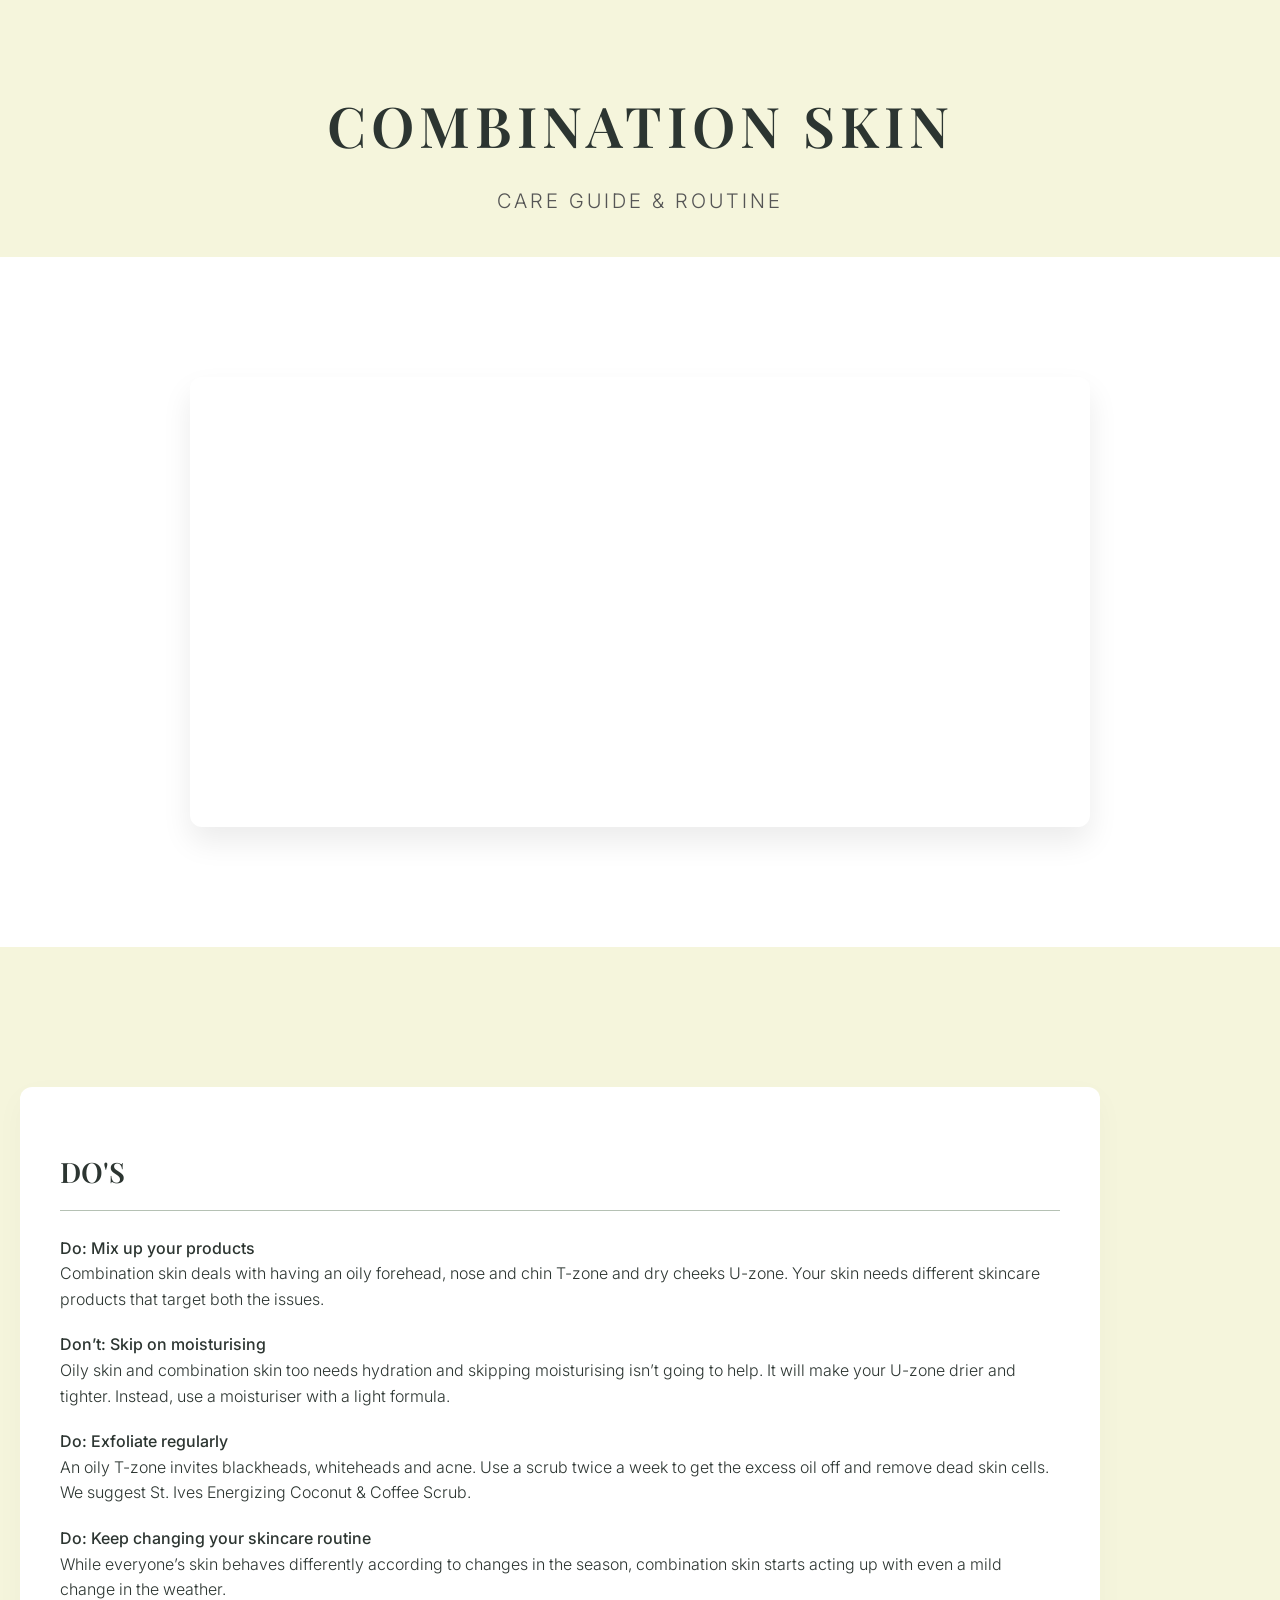
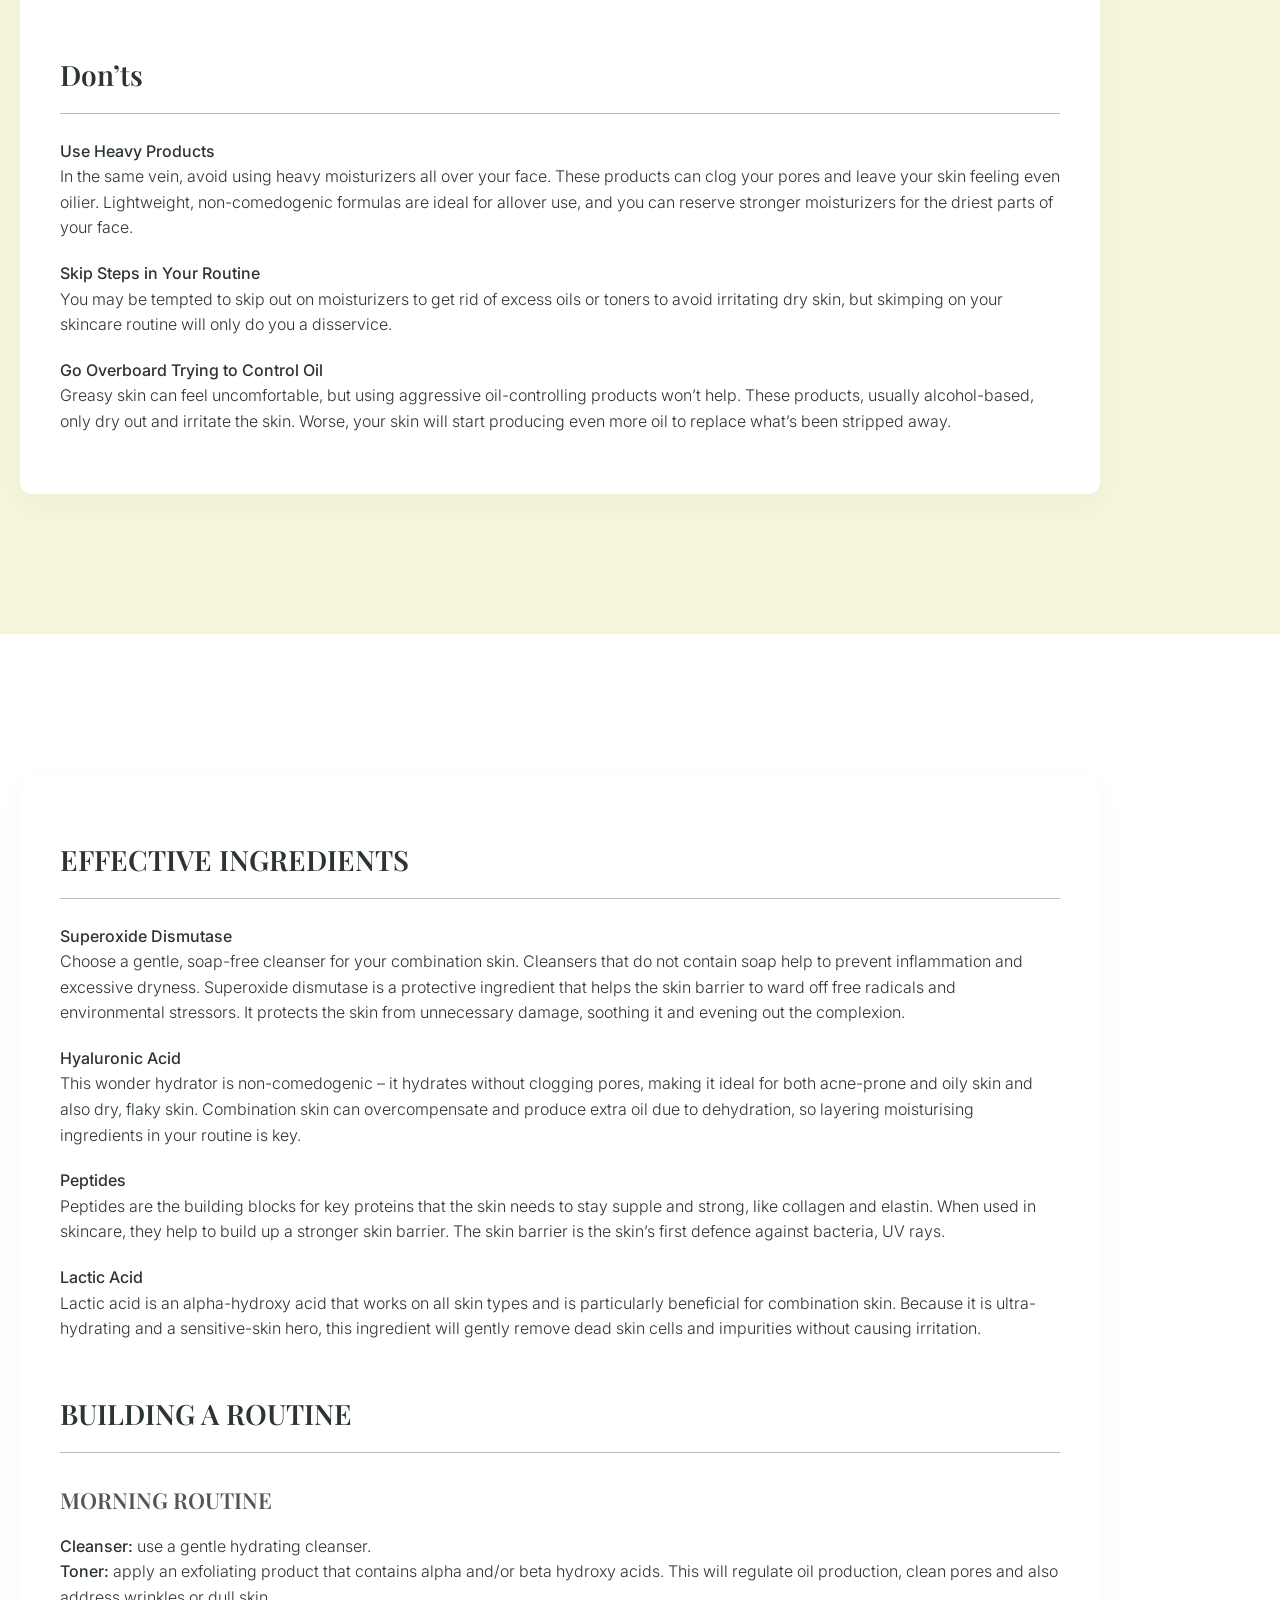
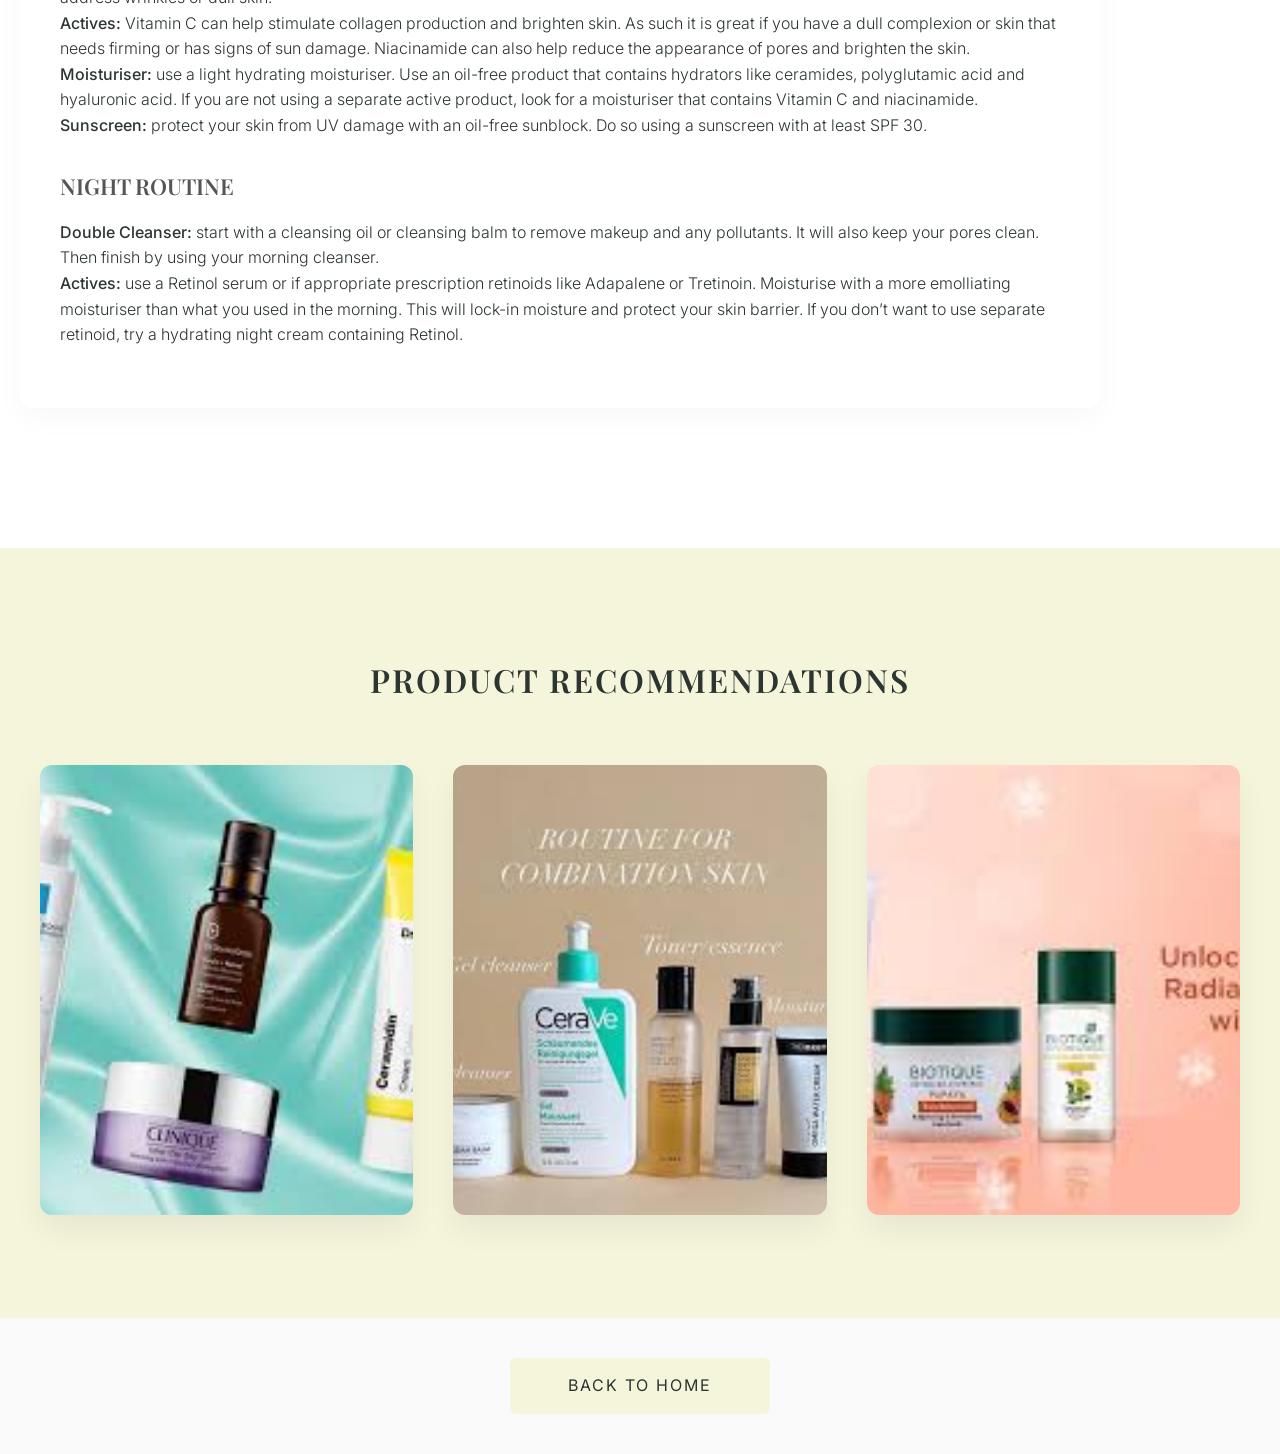
<file: ic lab/5 pagefwd.html>
<!DOCTYPE html>
<html>
<head>
  <meta charset="UTF-8">
  <title>Combination Skin</title>
  <link href="css_project.css" rel="stylesheet">
</head>
<body>

  <div class="header-section">
    <h1>Combination Skin</h1>
    <div class="subtitle">Care Guide & Routine</div>
  </div>

  <div class="category-section bg-white">
    <div class="video-container" style="max-width: 900px;">
      <iframe width="100%" height="500" src="https://www.youtube.com/embed/Y0jD7tyITSk?si=D6qACI86VmNLk4hK" title="YouTube video player" frameborder="0" allow="accelerometer; autoplay; clipboard-write; encrypted-media; gyroscope; picture-in-picture; web-share" referrerpolicy="strict-origin-when-cross-origin" allowfullscreen></iframe>
    </div>
  </div>

  <div class="category-section bg-secondary">
    <div class="container content-block">
      <h2>DO'S</h2>
      <p><b>Do: Mix up your products</b><br>
      Combination skin deals with having an oily forehead, nose and chin T-zone and dry cheeks U-zone. Your skin needs different skincare products that target both the issues.</p>
      
      <p><b>Don’t: Skip on moisturising</b><br>
      Oily skin and combination skin too needs hydration and skipping moisturising isn’t going to help. It will make your U-zone drier and tighter. Instead, use a moisturiser with a light formula.</p>
      
      <p><b>Do: Exfoliate regularly</b><br>
      An oily T-zone invites blackheads, whiteheads and acne. Use a scrub twice a week to get the excess oil off and remove dead skin cells. We suggest St. Ives Energizing Coconut & Coffee Scrub.</p>
      
      <p><b>Do: Keep changing your skincare routine</b><br>
      While everyone’s skin behaves differently according to changes in the season, combination skin starts acting up with even a mild change in the weather.</p>

      <h2 style="margin-top: 50px;">Don’ts</h2>
      <p><b>Use Heavy Products</b><br>
      In the same vein, avoid using heavy moisturizers all over your face. These products can clog your pores and leave your skin feeling even oilier. Lightweight, non-comedogenic formulas are ideal for allover use, and you can reserve stronger moisturizers for the driest parts of your face.</p>
      
      <p><b>Skip Steps in Your Routine</b><br>
      You may be tempted to skip out on moisturizers to get rid of excess oils or toners to avoid irritating dry skin, but skimping on your skincare routine will only do you a disservice.</p>
      
      <p><b>Go Overboard Trying to Control Oil</b><br>
      Greasy skin can feel uncomfortable, but using aggressive oil-controlling products won’t help. These products, usually alcohol-based, only dry out and irritate the skin. Worse, your skin will start producing even more oil to replace what’s been stripped away.</p>
    </div>
  </div>

  <div class="category-section bg-white">
    <div class="container content-block">
      <h2>EFFECTIVE INGREDIENTS</h2>
      <p><b>Superoxide Dismutase</b><br>
      Choose a gentle, soap-free cleanser for your combination skin. Cleansers that do not contain soap help to prevent inflammation and excessive dryness. Superoxide dismutase is a protective ingredient that helps the skin barrier to ward off free radicals and environmental stressors. It protects the skin from unnecessary damage, soothing it and evening out the complexion.</p>
      
      <p><b>Hyaluronic Acid</b><br>
      This wonder hydrator is non-comedogenic – it hydrates without clogging pores, making it ideal for both acne-prone and oily skin and also dry, flaky skin. Combination skin can overcompensate and produce extra oil due to dehydration, so layering moisturising ingredients in your routine is key.</p>
      
      <p><b>Peptides</b><br>
      Peptides are the building blocks for key proteins that the skin needs to stay supple and strong, like collagen and elastin. When used in skincare, they help to build up a stronger skin barrier. The skin barrier is the skin’s first defence against bacteria, UV rays.</p>
      
      <p><b>Lactic Acid</b><br>
      Lactic acid is an alpha-hydroxy acid that works on all skin types and is particularly beneficial for combination skin. Because it is ultra-hydrating and a sensitive-skin hero, this ingredient will gently remove dead skin cells and impurities without causing irritation.</p>
      
      <h2 style="margin-top: 50px;">BUILDING A ROUTINE</h2>
      <h3>MORNING ROUTINE</h3>
      <p><b>Cleanser:</b> use a gentle hydrating cleanser.<br>
      <b>Toner:</b> apply an exfoliating product that contains alpha and/or beta hydroxy acids. This will regulate oil production, clean pores and also address wrinkles or dull skin.<br>
      <b>Actives:</b> Vitamin C can help stimulate collagen production and brighten skin. As such it is great if you have a dull complexion or skin that needs firming or has signs of sun damage. Niacinamide can also help reduce the appearance of pores and brighten the skin.<br>
      <b>Moisturiser:</b> use a light hydrating moisturiser. Use an oil-free product that contains hydrators like ceramides, polyglutamic acid and hyaluronic acid. If you are not using a separate active product, look for a moisturiser that contains Vitamin C and niacinamide.<br>
      <b>Sunscreen:</b> protect your skin from UV damage with an oil-free sunblock. Do so using a sunscreen with at least SPF 30.</p>
      
      <h3>NIGHT ROUTINE</h3>
      <p><b>Double Cleanser:</b> start with a cleansing oil or cleansing balm to remove makeup and any pollutants. It will also keep your pores clean. Then finish by using your morning cleanser.<br>
      <b>Actives:</b> use a Retinol serum or if appropriate prescription retinoids like Adapalene or Tretinoin. Moisturise with a more emolliating moisturiser than what you used in the morning. This will lock-in moisture and protect your skin barrier. If you don’t want to use separate retinoid, try a hydrating night cream containing Retinol.</p>
    </div>
  </div>

  <div class="category-section bg-secondary">
    <h2 class="section-title">PRODUCT RECOMMENDATIONS</h2>
    <div class="grid-3">
      <div class="card">
        <img src="RECCOMB.jpeg" alt="Recommendation 1">
      </div>
      <div class="card">
        <img src="RECCOMB2.jpeg" alt="Recommendation 2">
      </div>
      <div class="card">
        <img src="RECCOMB3.jpeg" alt="Recommendation 3">
      </div>
    </div>
  </div>

  <a href="1 pagefwd.html" class="back-link">Back to Home</a>

</body>
</html>
</file>
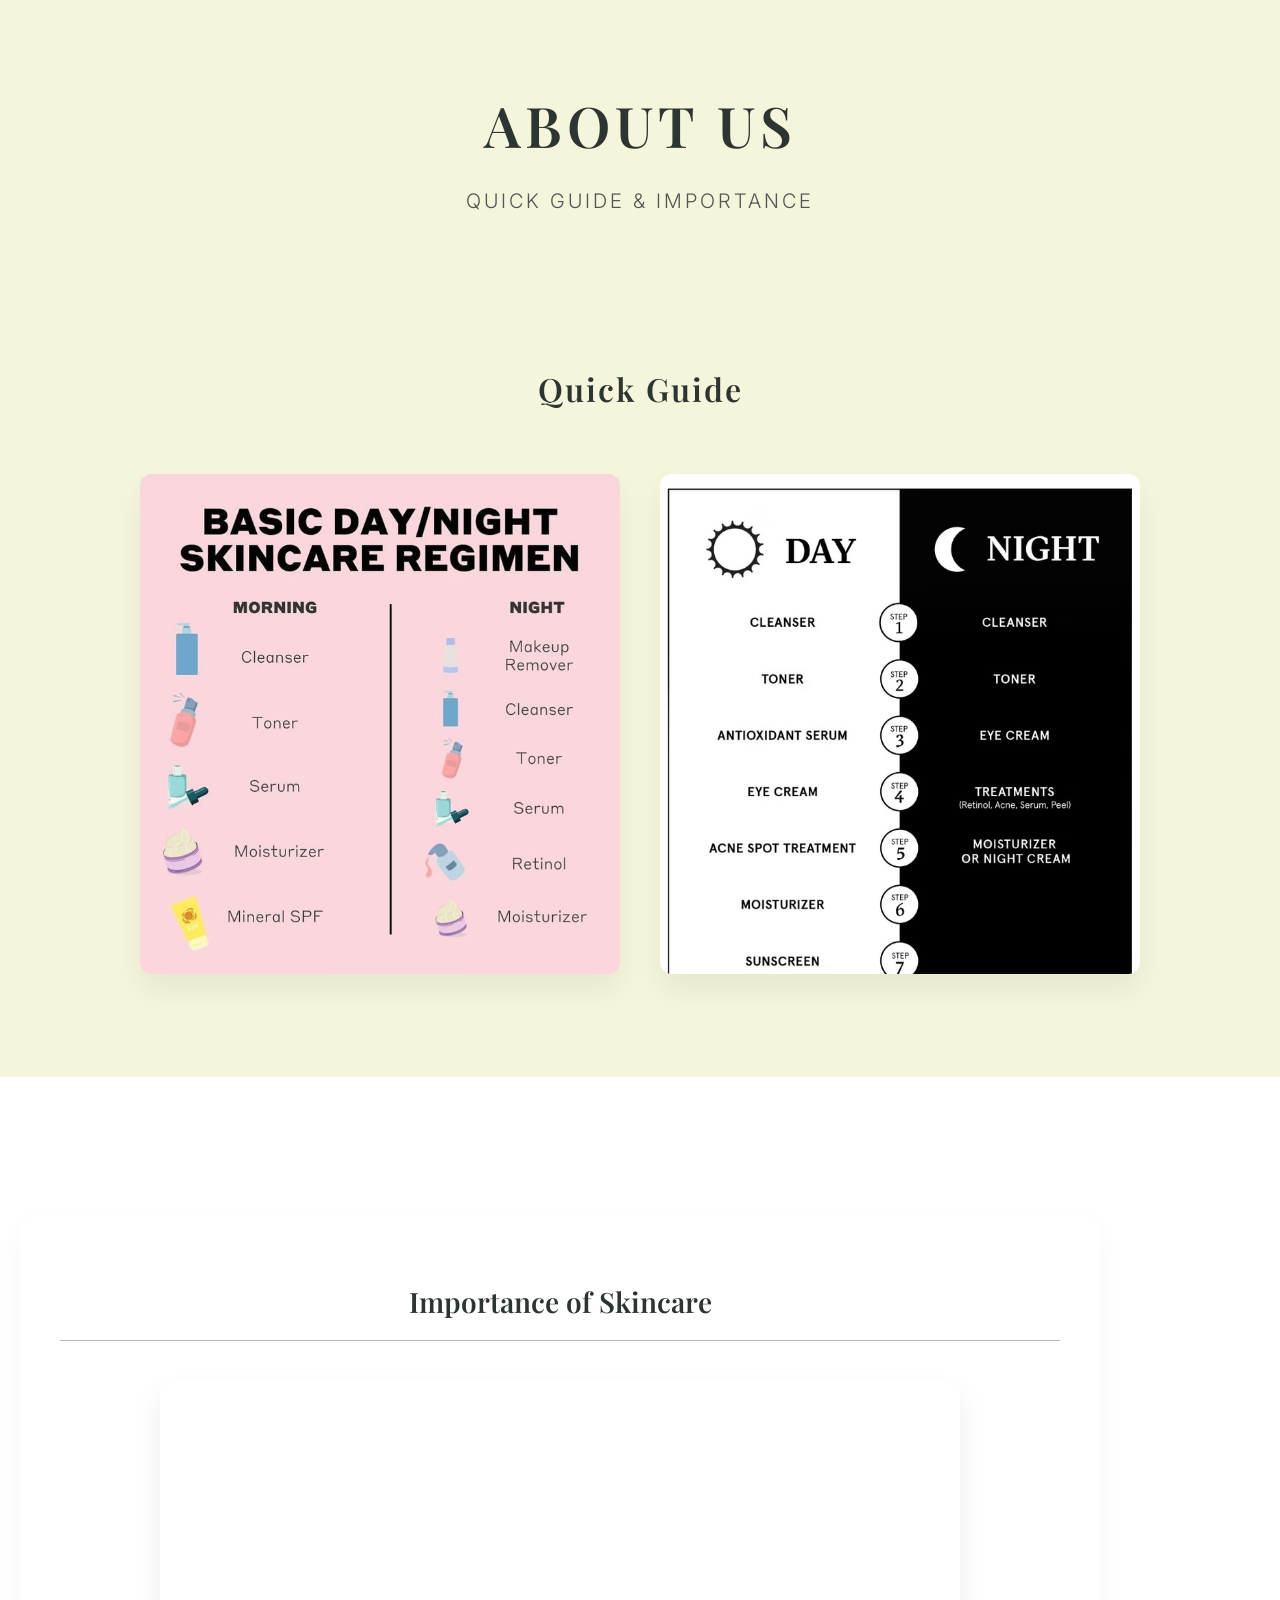
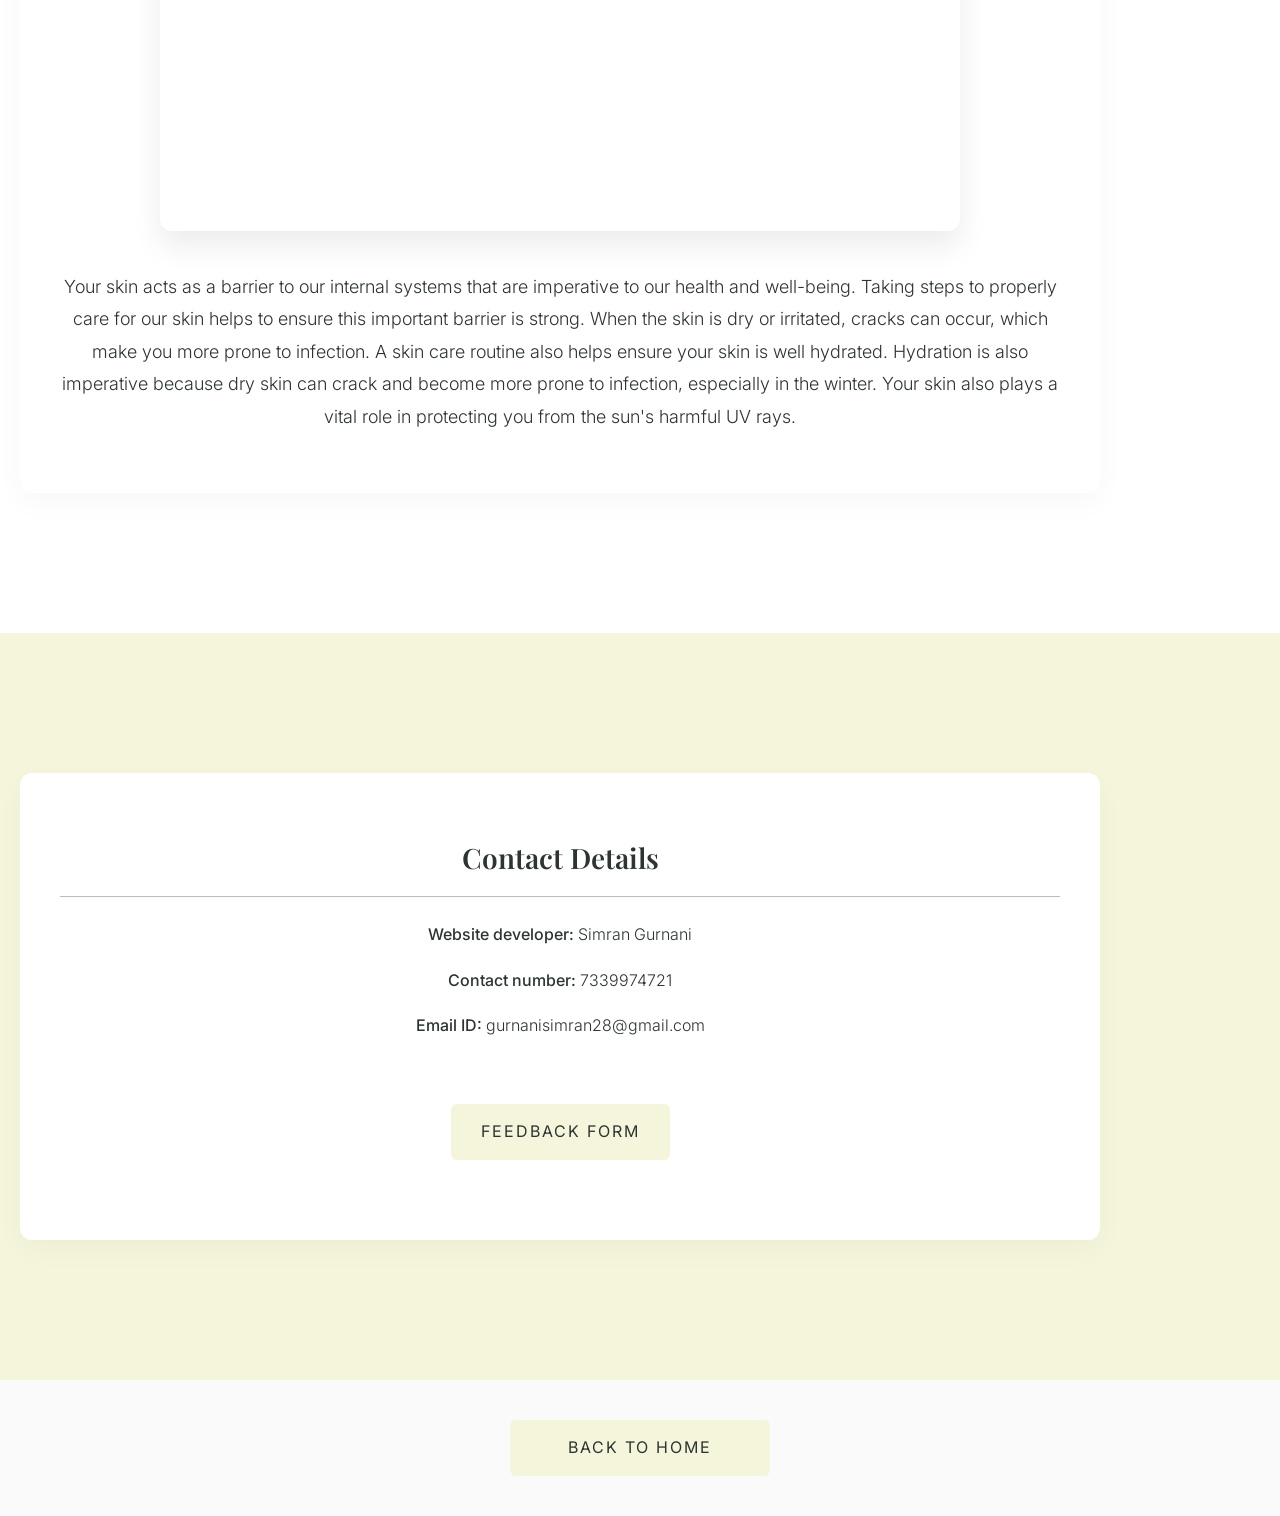
<file: ic lab/6pagefwd.html>
<!DOCTYPE html>
<html>
<head>
  <meta charset="UTF-8">
  <title>More Info</title>
  <link href="css_project.css" rel="stylesheet">
</head>
<body>

  <div class="header-section">
    <h1>About Us</h1>
    <div class="subtitle">Quick Guide & Importance</div>
  </div>

  <div class="category-section bg-secondary">
    <h2 class="section-title">Quick Guide</h2>
    <div class="grid-3" style="grid-template-columns: 1fr 1fr; max-width: 1000px;">
      <div class="card" style="box-shadow: none;">
        <img src="skincare.jpg" style="height: 500px;" alt="Skincare Routine">
      </div>
      <div class="card" style="box-shadow: none;">
        <img src="skincare2.avif" style="height: 500px;" alt="Luxury Skincare">
      </div>
    </div>
  </div>

  <div class="category-section bg-white">
    <div class="container content-block">
      <h2 style="text-align: center;">Importance of Skincare</h2>
      <div class="video-container">
        <iframe width="100%" height="450" src="https://www.youtube.com/embed/vcZ7mplvUjY?si=kHkaiiM64rD1UILt" title="YouTube video player" frameborder="0" allow="accelerometer; autoplay; clipboard-write; encrypted-media; gyroscope; picture-in-picture; web-share" referrerpolicy="strict-origin-when-cross-origin" allowfullscreen></iframe>
      </div>
      <p style="font-size: 18px; text-align: center; margin-top: 30px; line-height: 1.8;">Your skin acts as a barrier to our internal systems that are imperative to our health and well-being. Taking steps to properly care for our skin helps to ensure this important barrier is strong. When the skin is dry or irritated, cracks can occur, which make you more prone to infection. A skin care routine also helps ensure your skin is well hydrated. Hydration is also imperative because dry skin can crack and become more prone to infection, especially in the winter. Your skin also plays a vital role in protecting you from the sun's harmful UV rays.</p>
    </div>
  </div>

  <div class="category-section bg-secondary">
    <div class="container content-block" style="text-align: center;">
      <h2>Contact Details</h2>
      <p><b>Website developer:</b> Simran Gurnani</p>
      <p><b>Contact number:</b> 7339974721</p>
      <p><b>Email ID:</b> gurnanisimran28@gmail.com</p>
      
      <br>
      <a href="feedbackform.html" class="back-link" style="display: inline-block; margin-top: 20px;">Feedback Form</a>
    </div>
  </div>
  
  <a href="1 pagefwd.html" class="back-link">Back to Home</a>

</body>
</html>
</file>
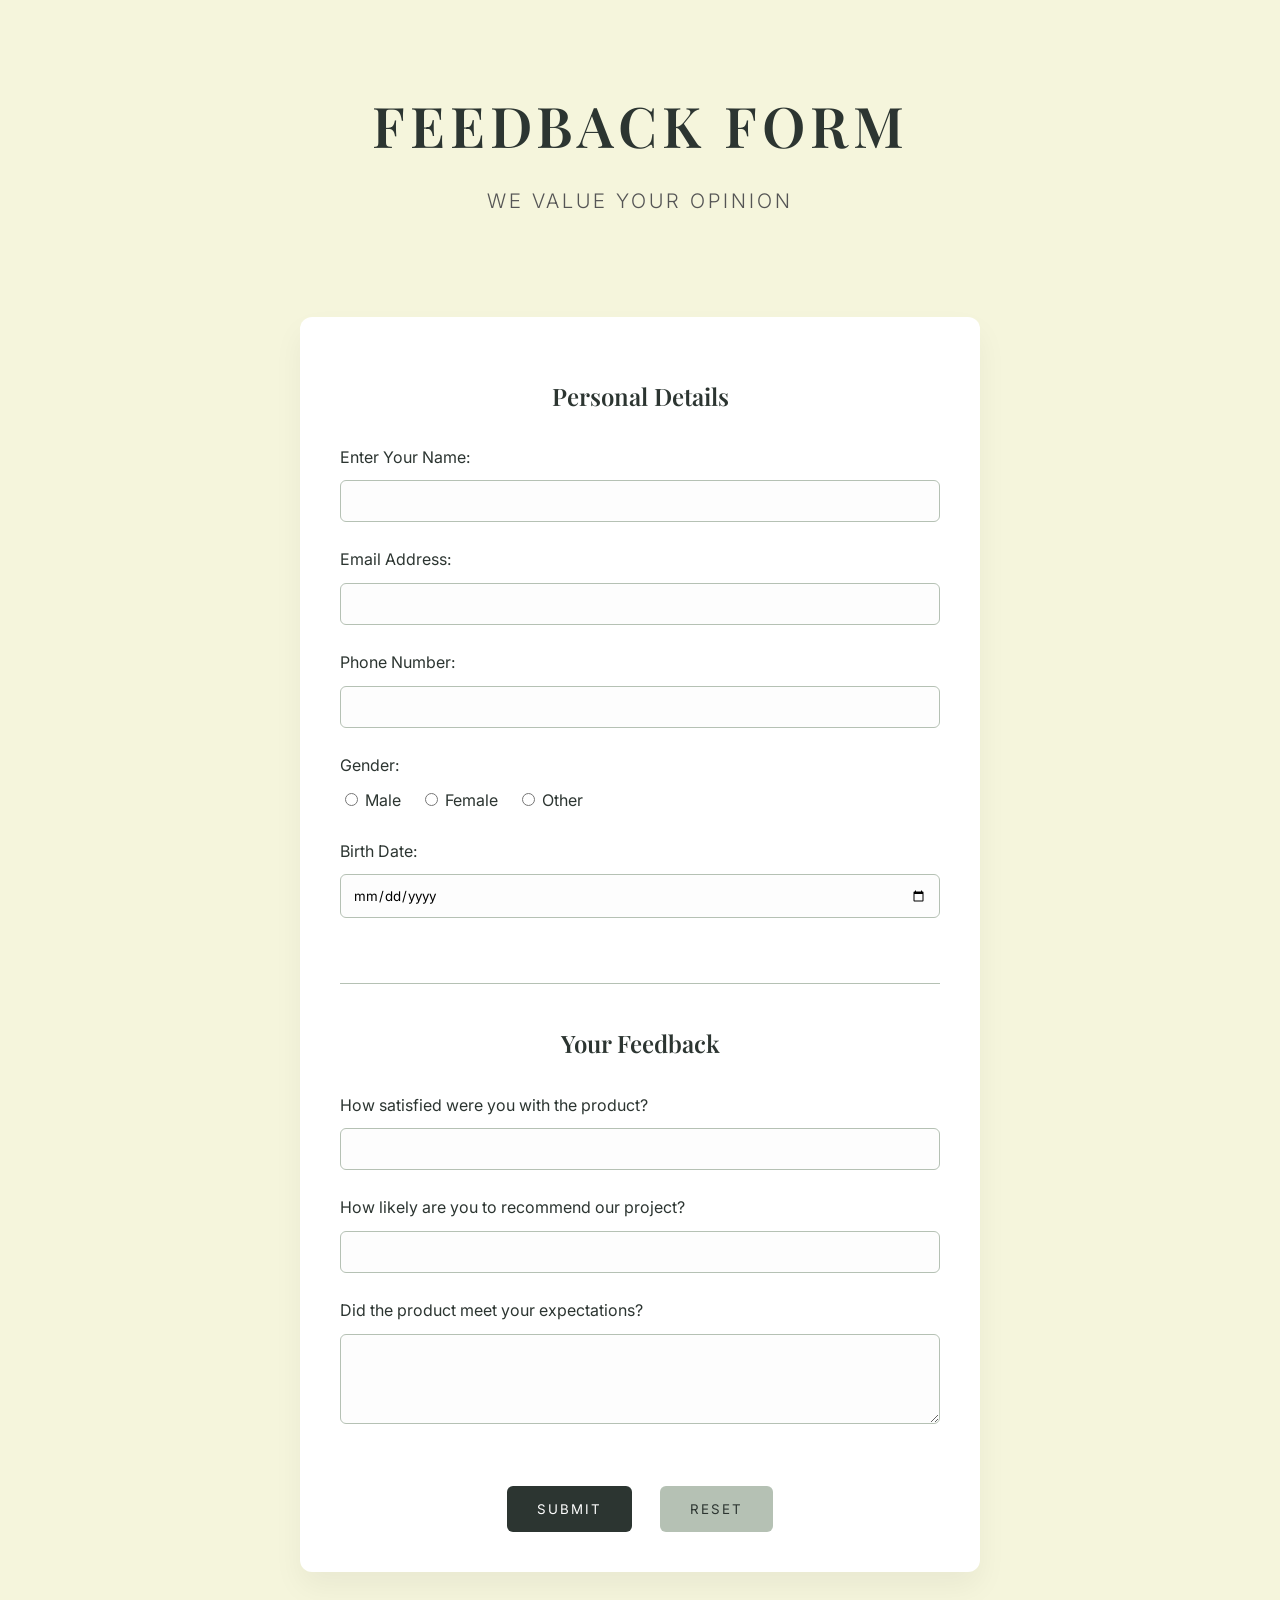
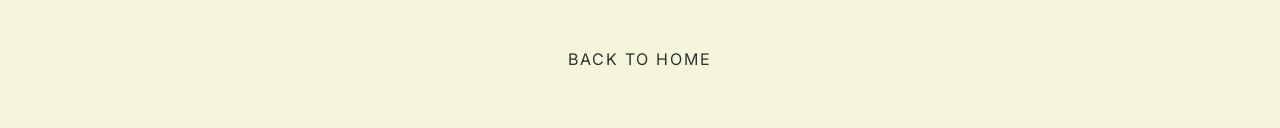
<file: ic lab/feedbackform.html>
<!DOCTYPE html>
<html>
<head>
  <meta charset="UTF-8">
  <title>Feedback Form</title>
  <link href="css_project.css" rel="stylesheet">
</head>
<body class="bg-secondary"> <!-- Using beige as background for form pages -->

  <div class="header-section">
    <h1>Feedback Form</h1>
    <div class="subtitle">We value your opinion</div>
  </div>

  <div class="container">
    <div class="form-container">
      <form>
        <h2 style="text-align: center; margin-bottom: 30px;">Personal Details</h2>
        
        <label for="name">Enter Your Name:</label>
        <input type="text" id="name" name="name" required>

        <label for="email">Email Address:</label>
        <input type="email" id="email" name="email" required>

        <label for="phone">Phone Number:</label>
        <input type="text" id="phone" name="phone">

        <label>Gender:</label>
        <div style="margin: 10px 0 25px 0;">
          <input type="radio" id="male" name="gender" value="male" style="width: auto;">
          <label for="male" style="margin-right: 15px;">Male</label>
          <input type="radio" id="female" name="gender" value="female" style="width: auto;">
          <label for="female" style="margin-right: 15px;">Female</label>
          <input type="radio" id="other" name="gender" value="other" style="width: auto;">
          <label for="other">Other</label>
        </div>

        <label for="dob">Birth Date:</label>
        <input type="date" id="dob" name="dob">

        <hr style="border: 0; border-top: 1px solid var(--accent); margin: 40px 0;">

        <h2 style="text-align: center; margin-bottom: 30px;">Your Feedback</h2>

        <label for="satisfaction">How satisfied were you with the product?</label>
        <input type="text" id="satisfaction" name="satisfaction">

        <label for="recommend">How likely are you to recommend our project?</label>
        <input type="text" id="recommend" name="recommend">

        <label for="expectations">Did the product meet your expectations?</label>
        <textarea id="expectations" name="expectations" rows="4"></textarea>

        <div style="text-align: center; margin-top: 30px;">
          <input type="submit" value="Submit">
          <span style="display:inline-block; width: 20px;"></span>
          <input type="reset" value="Reset" style="background-color: var(--accent); color: var(--text-main);">
        </div>
      </form>
    </div>
  </div>

  <a href="1 pagefwd.html" class="back-link">Back to Home</a>

</body>
</html>
</file>
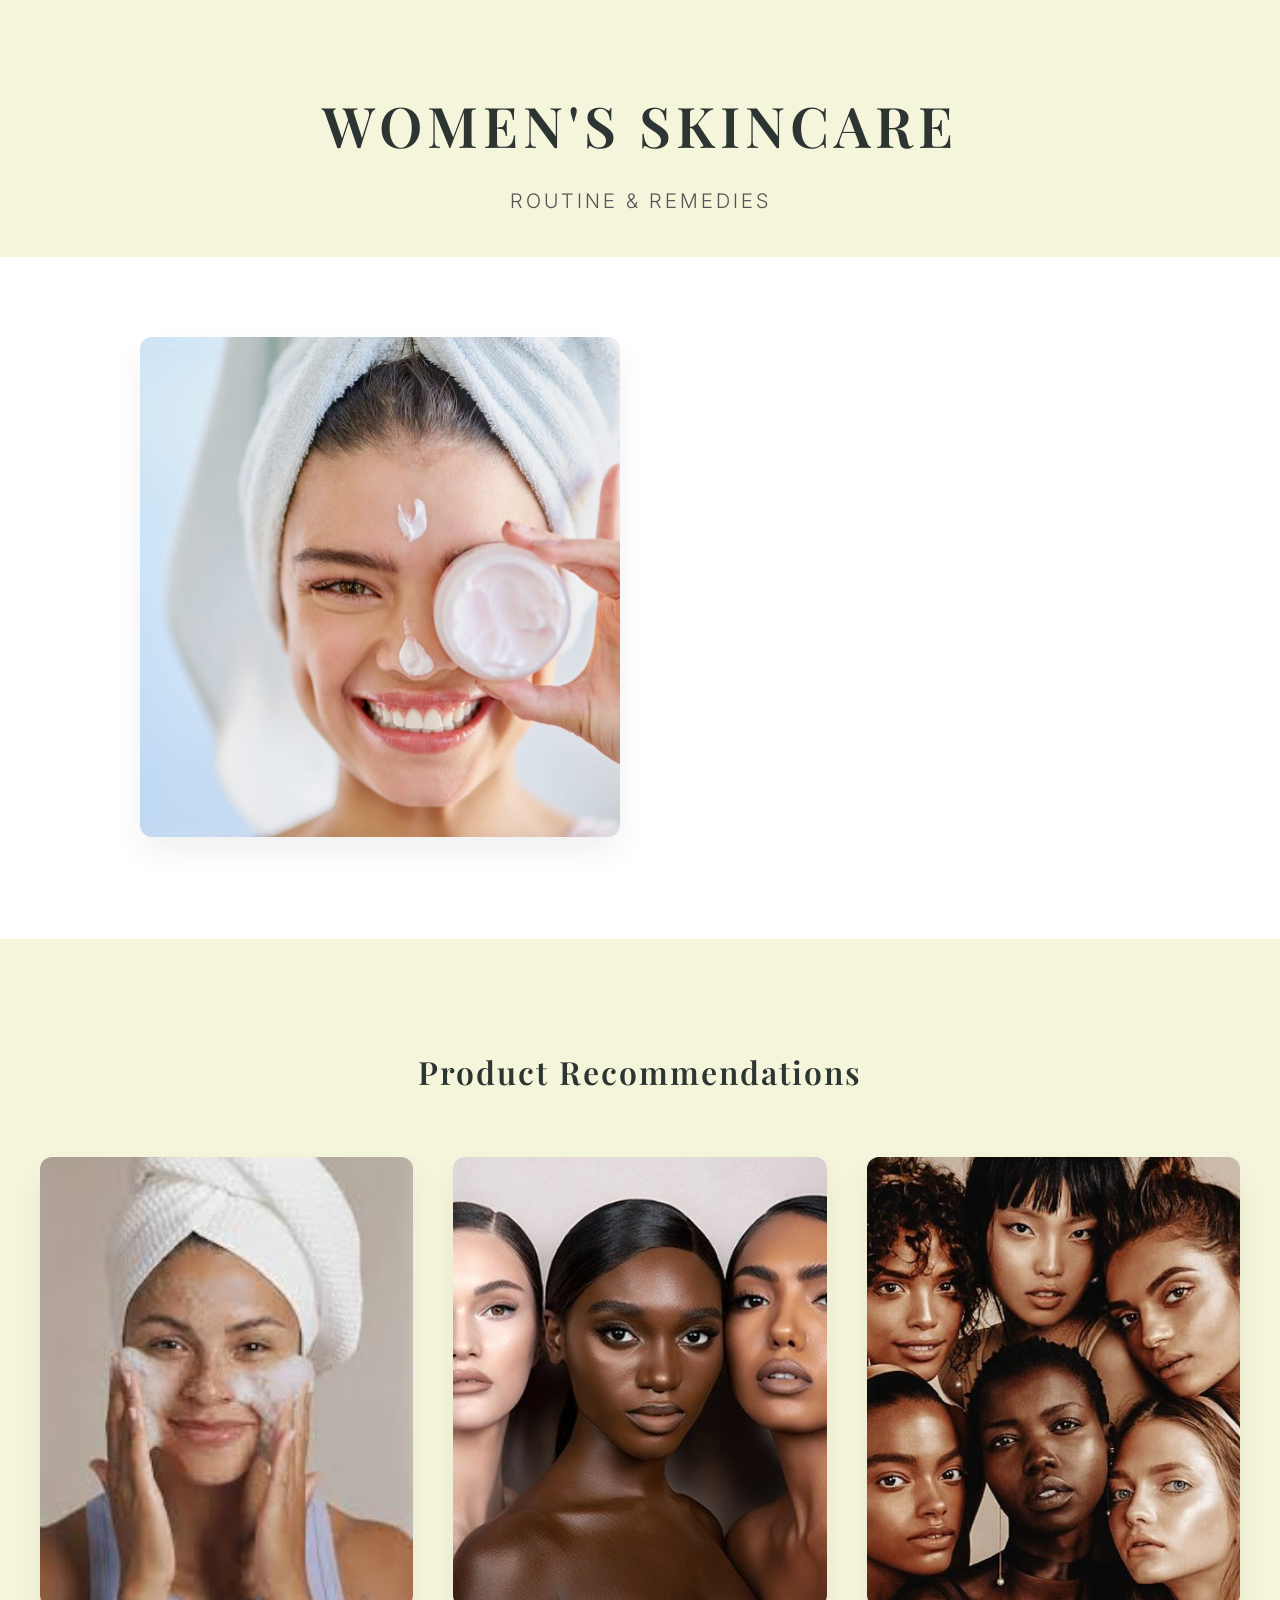
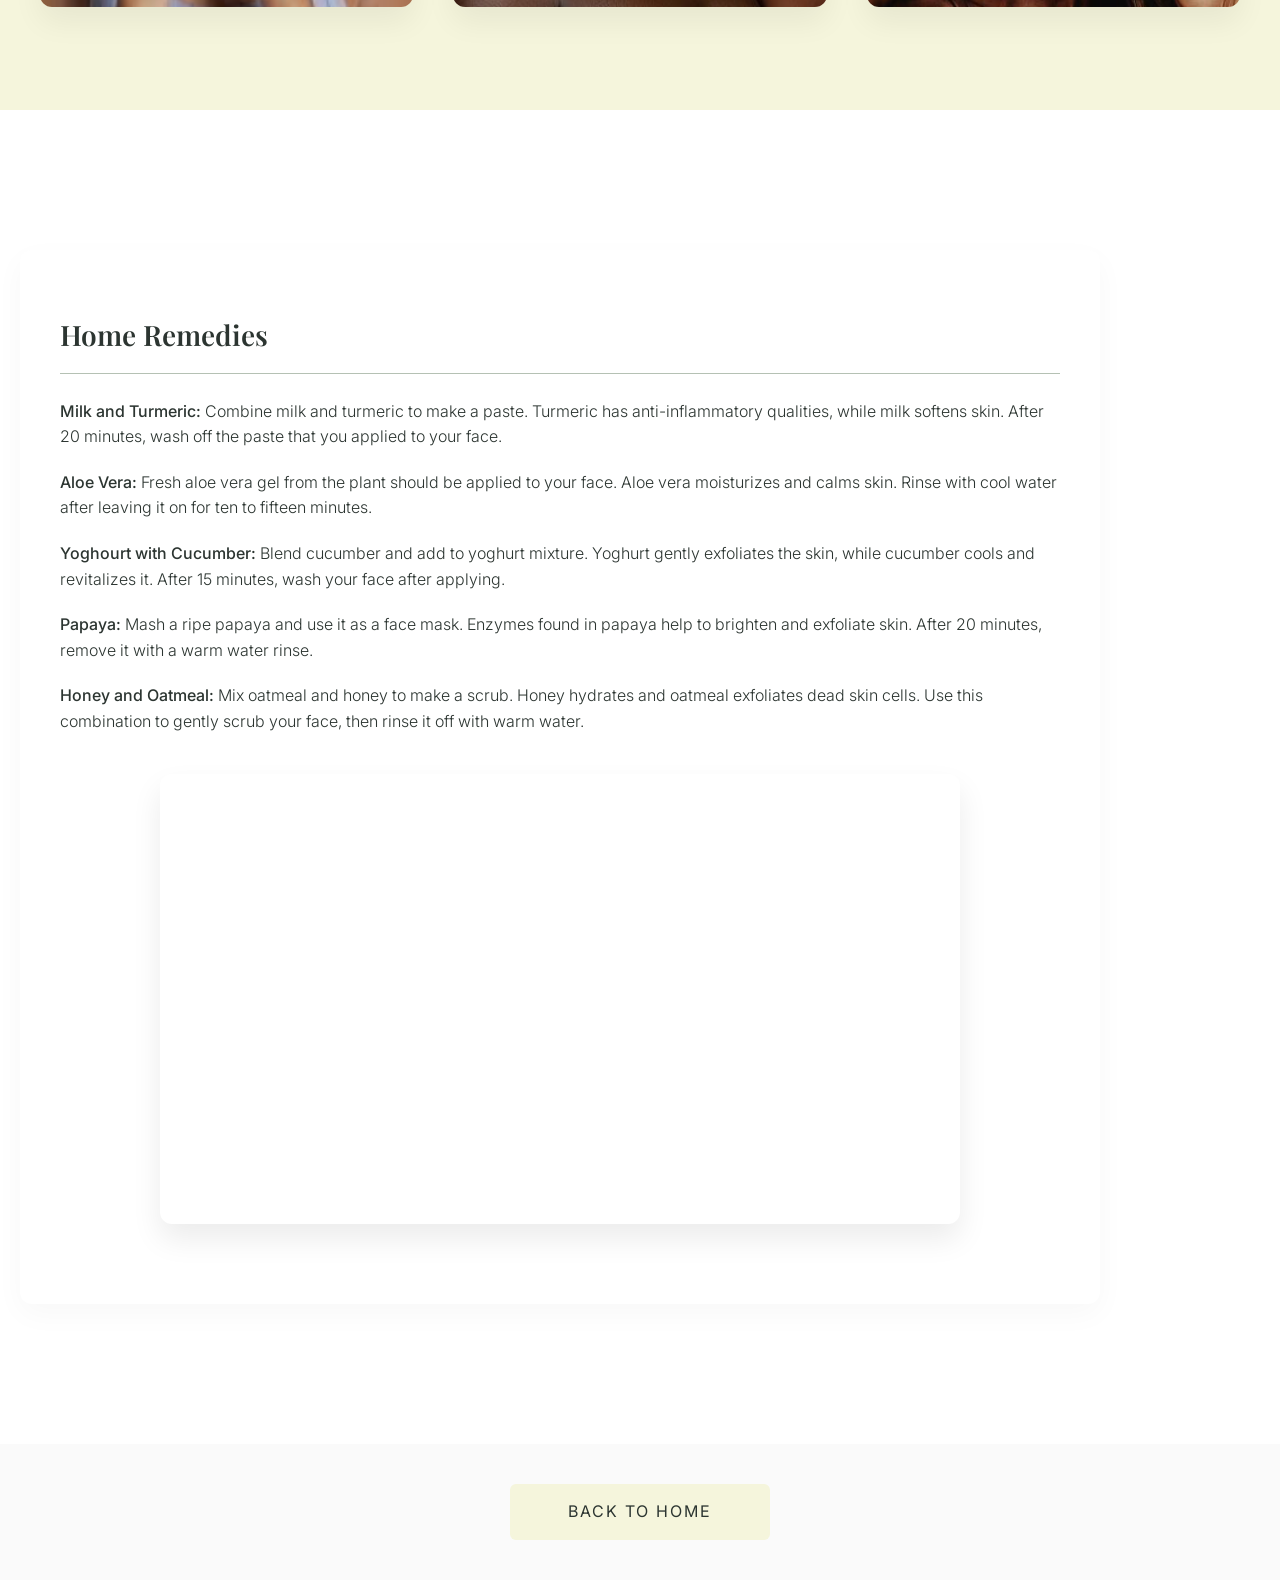
<file: ic lab/femaleskincare.html>
<!DOCTYPE html>
<html>
<head>
  <meta charset="UTF-8">
  <title>Female Skincare</title>
  <link href="css_project.css" rel="stylesheet">
</head>
<body>

  <div class="header-section">
    <h1>Women's Skincare</h1>
    <div class="subtitle">Routine & Remedies</div>
  </div>

  <div class="category-section bg-white">
    <div class="grid-3" style="grid-template-columns: 1fr 1fr; max-width: 1000px; align-items: center;">
      <div class="card" style="box-shadow: none;">
        <img src="womenskin.jpg" style="height: 500px;" alt="Women's Skincare">
      </div>
      <div class="video-container" style="margin: 0; box-shadow: none;">
        <iframe width="100%" height="500" src="https://www.youtube.com/embed/xe_D9Btu28M?si=GYesnyTtmsl56L5x" title="YouTube video player" frameborder="0" allow="accelerometer; autoplay; clipboard-write; encrypted-media; gyroscope; picture-in-picture; web-share" referrerpolicy="strict-origin-when-cross-origin" allowfullscreen></iframe>
      </div>
    </div>
  </div>

  <div class="category-section bg-secondary">
    <h2 class="section-title">Product Recommendations</h2>
    <div class="grid-3">
      <div class="card">
        <img src="womenskin2.jpeg" alt="Recommendation 1">
      </div>
      <div class="card">
        <img src="skincare3.jpg" alt="Recommendation 2">
      </div>
      <div class="card">
        <img src="skincare4.webp" alt="Recommendation 3">
      </div>
    </div>
  </div>

  <div class="category-section bg-white">
    <div class="container content-block">
      <h2>Home Remedies</h2>
      <p><b>Milk and Turmeric:</b> Combine milk and turmeric to make a paste. Turmeric has anti-inflammatory qualities, while milk softens skin. After 20 minutes, wash off the paste that you applied to your face.</p>
      <p><b>Aloe Vera:</b> Fresh aloe vera gel from the plant should be applied to your face. Aloe vera moisturizes and calms skin. Rinse with cool water after leaving it on for ten to fifteen minutes.</p>
      <p><b>Yoghourt with Cucumber:</b> Blend cucumber and add to yoghurt mixture. Yoghurt gently exfoliates the skin, while cucumber cools and revitalizes it. After 15 minutes, wash your face after applying.</p>
      <p><b>Papaya:</b> Mash a ripe papaya and use it as a face mask. Enzymes found in papaya help to brighten and exfoliate skin. After 20 minutes, remove it with a warm water rinse.</p>
      <p><b>Honey and Oatmeal:</b> Mix oatmeal and honey to make a scrub. Honey hydrates and oatmeal exfoliates dead skin cells. Use this combination to gently scrub your face, then rinse it off with warm water.</p>
      
      <div class="video-container">
        <iframe width="100%" height="450" src="https://www.youtube.com/embed/qcGLGA7p6yc?si=9S0W1V3ZumGkBMTI" title="YouTube video player" frameborder="0" allow="accelerometer; autoplay; clipboard-write; encrypted-media; gyroscope; picture-in-picture; web-share" referrerpolicy="strict-origin-when-cross-origin" allowfullscreen></iframe>
      </div>
    </div>
  </div>

  <a href="1 pagefwd.html" class="back-link">Back to Home</a>

</body>
</html>
</file>
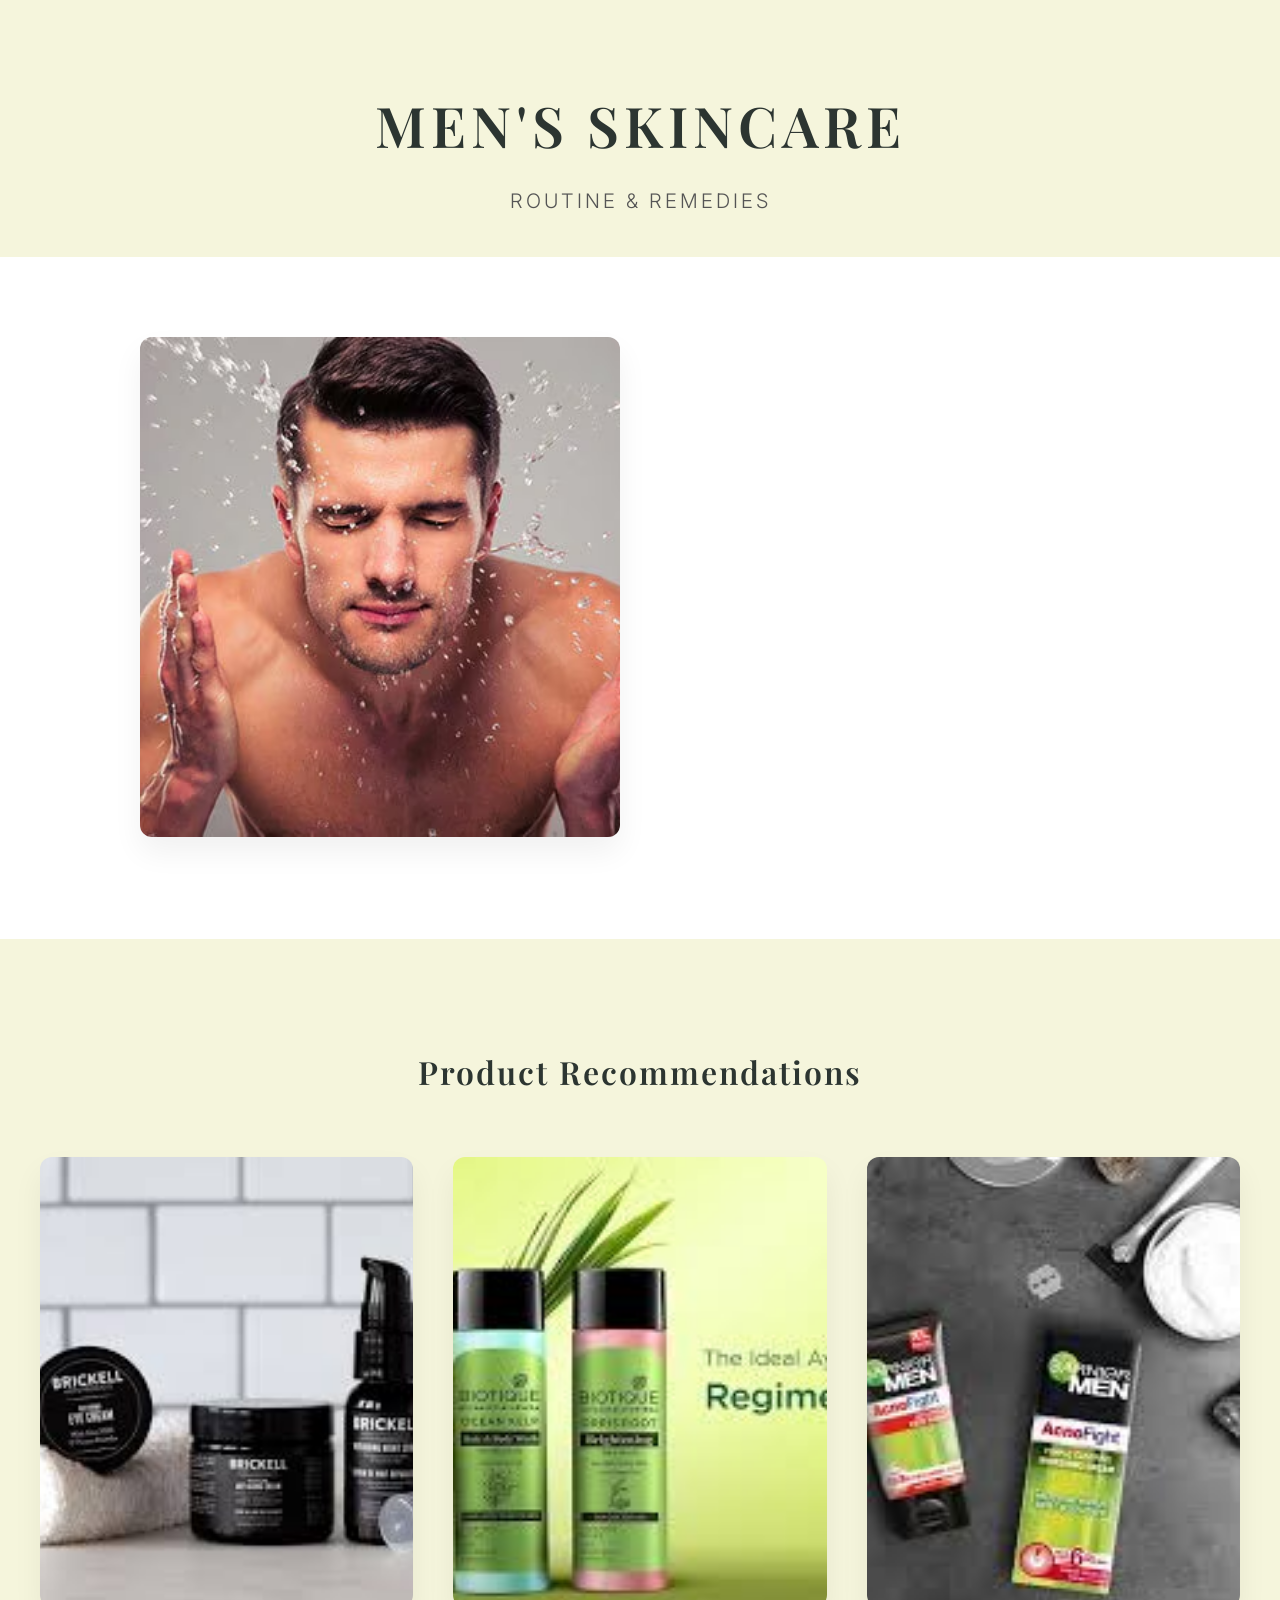
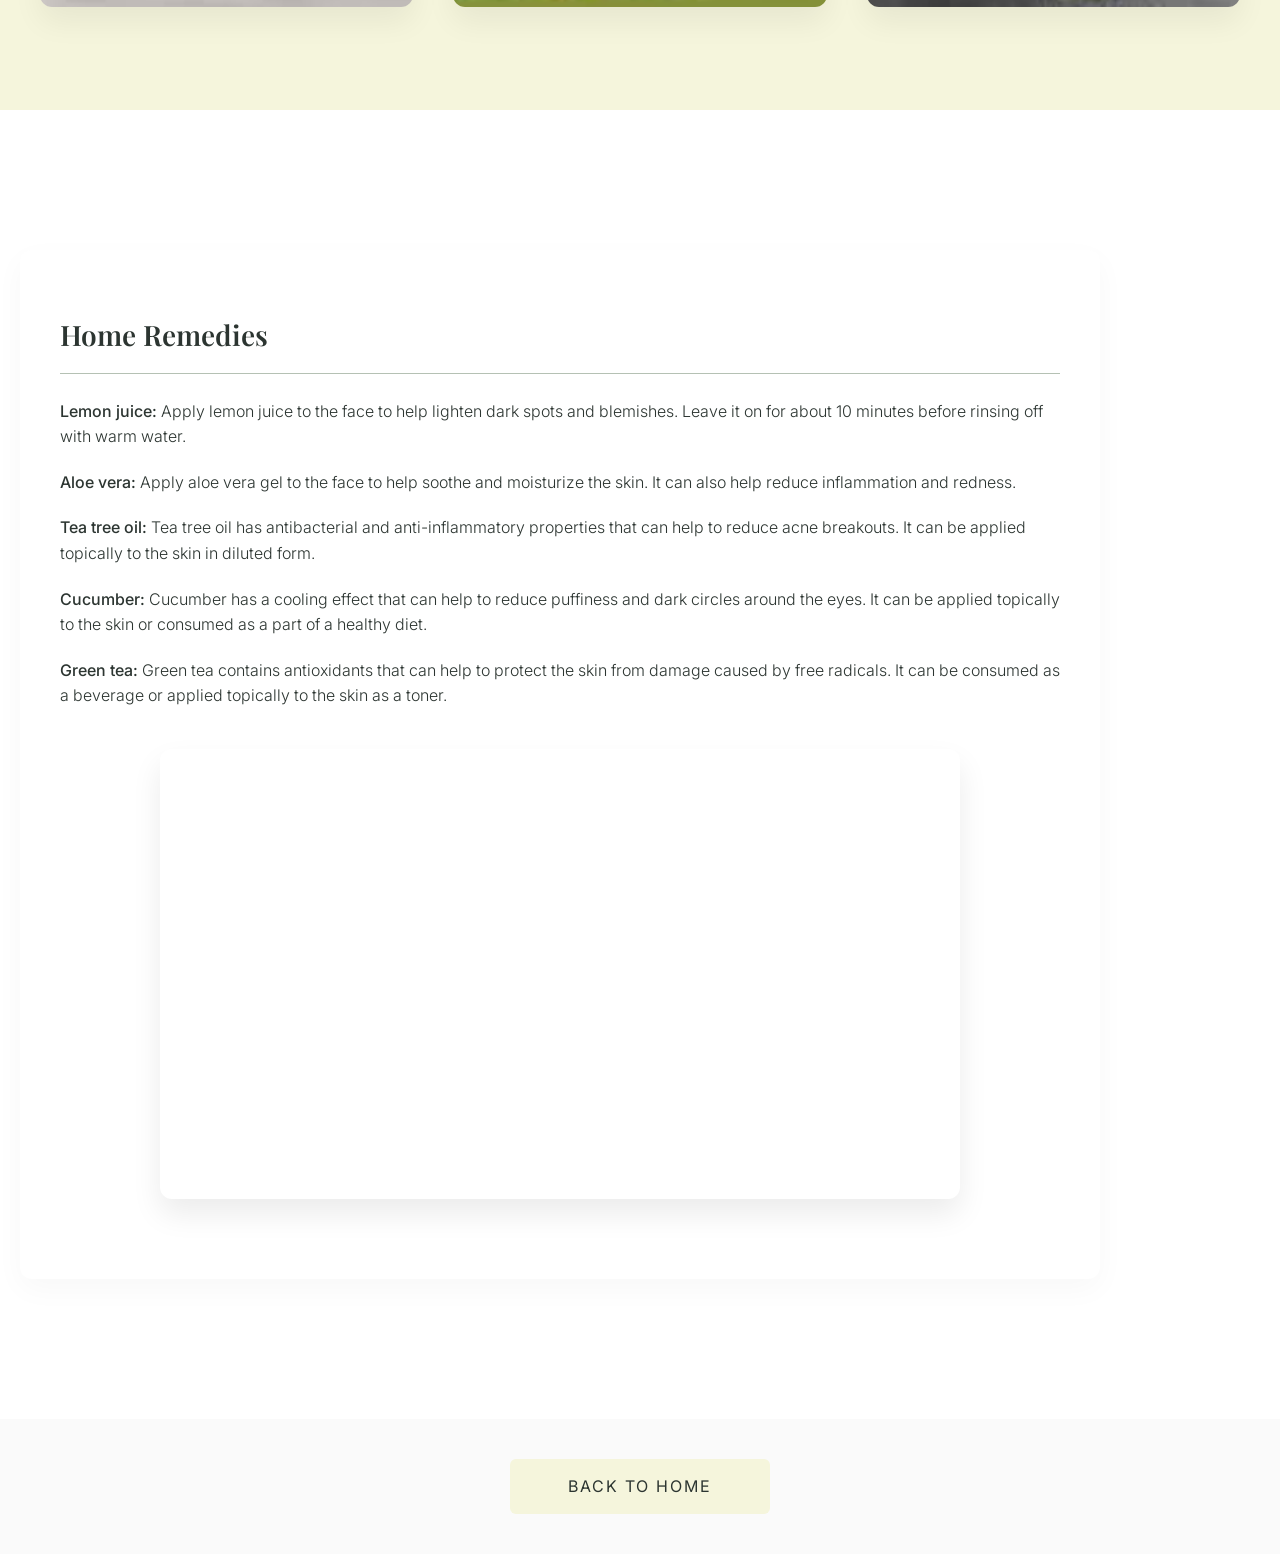
<file: ic lab/menskincare.html>
<!DOCTYPE html>
<html>
<head>
  <meta charset="UTF-8">
  <title>Men's Skincare</title>
  <link href="css_project.css" rel="stylesheet">
</head>
<body>

  <div class="header-section">
    <h1>Men's Skincare</h1>
    <div class="subtitle">Routine & Remedies</div>
  </div>

  <!-- Main Video and Image Split -->
  <div class="category-section bg-white">
    <div class="grid-3" style="grid-template-columns: 1fr 1fr; max-width: 1000px; align-items: center;">
      <div class="card" style="box-shadow: none;">
        <img src="menskin2.avif" style="height: 500px;" alt="Men's Skincare">
      </div>
      <div class="video-container" style="margin: 0; box-shadow: none;">
        <iframe width="100%" height="500" src="https://www.youtube.com/embed/-CeaBTYxaJE?si=7zTecZDCshc1OLDN" title="YouTube video player" frameborder="0" allow="accelerometer; autoplay; clipboard-write; encrypted-media; gyroscope; picture-in-picture; web-share" referrerpolicy="strict-origin-when-cross-origin" allowfullscreen></iframe>
      </div>
    </div>
  </div>

  <div class="category-section bg-secondary">
    <h2 class="section-title">Product Recommendations</h2>
    <div class="grid-3">
      <div class="card">
        <img src="men2.jpeg" alt="Recommendation 1">
      </div>
      <div class="card">
        <img src="men3.jpeg" alt="Recommendation 2">
      </div>
      <div class="card">
        <img src="men4.jpeg" alt="Recommendation 3">
      </div>
    </div>
  </div>

  <div class="category-section bg-white">
    <div class="container content-block">
      <h2>Home Remedies</h2>
      <p><b>Lemon juice:</b> Apply lemon juice to the face to help lighten dark spots and blemishes. Leave it on for about 10 minutes before rinsing off with warm water.</p>
      <p><b>Aloe vera:</b> Apply aloe vera gel to the face to help soothe and moisturize the skin. It can also help reduce inflammation and redness.</p>
      <p><b>Tea tree oil:</b> Tea tree oil has antibacterial and anti-inflammatory properties that can help to reduce acne breakouts. It can be applied topically to the skin in diluted form.</p>
      <p><b>Cucumber:</b> Cucumber has a cooling effect that can help to reduce puffiness and dark circles around the eyes. It can be applied topically to the skin or consumed as a part of a healthy diet.</p>
      <p><b>Green tea:</b> Green tea contains antioxidants that can help to protect the skin from damage caused by free radicals. It can be consumed as a beverage or applied topically to the skin as a toner.</p>
      
      <div class="video-container">
        <iframe src="https://www.youtube.com/embed/Zh4qV26_l9w?si=ELnAm2c341jKA3et" title="YouTube video player" frameborder="0" allow="accelerometer; autoplay; clipboard-write; encrypted-media; gyroscope; picture-in-picture; web-share" referrerpolicy="strict-origin-when-cross-origin" allowfullscreen></iframe>
      </div>
    </div>
  </div>

  <a href="1 pagefwd.html" class="back-link">Back to Home</a>

</body>
</html>
</file>
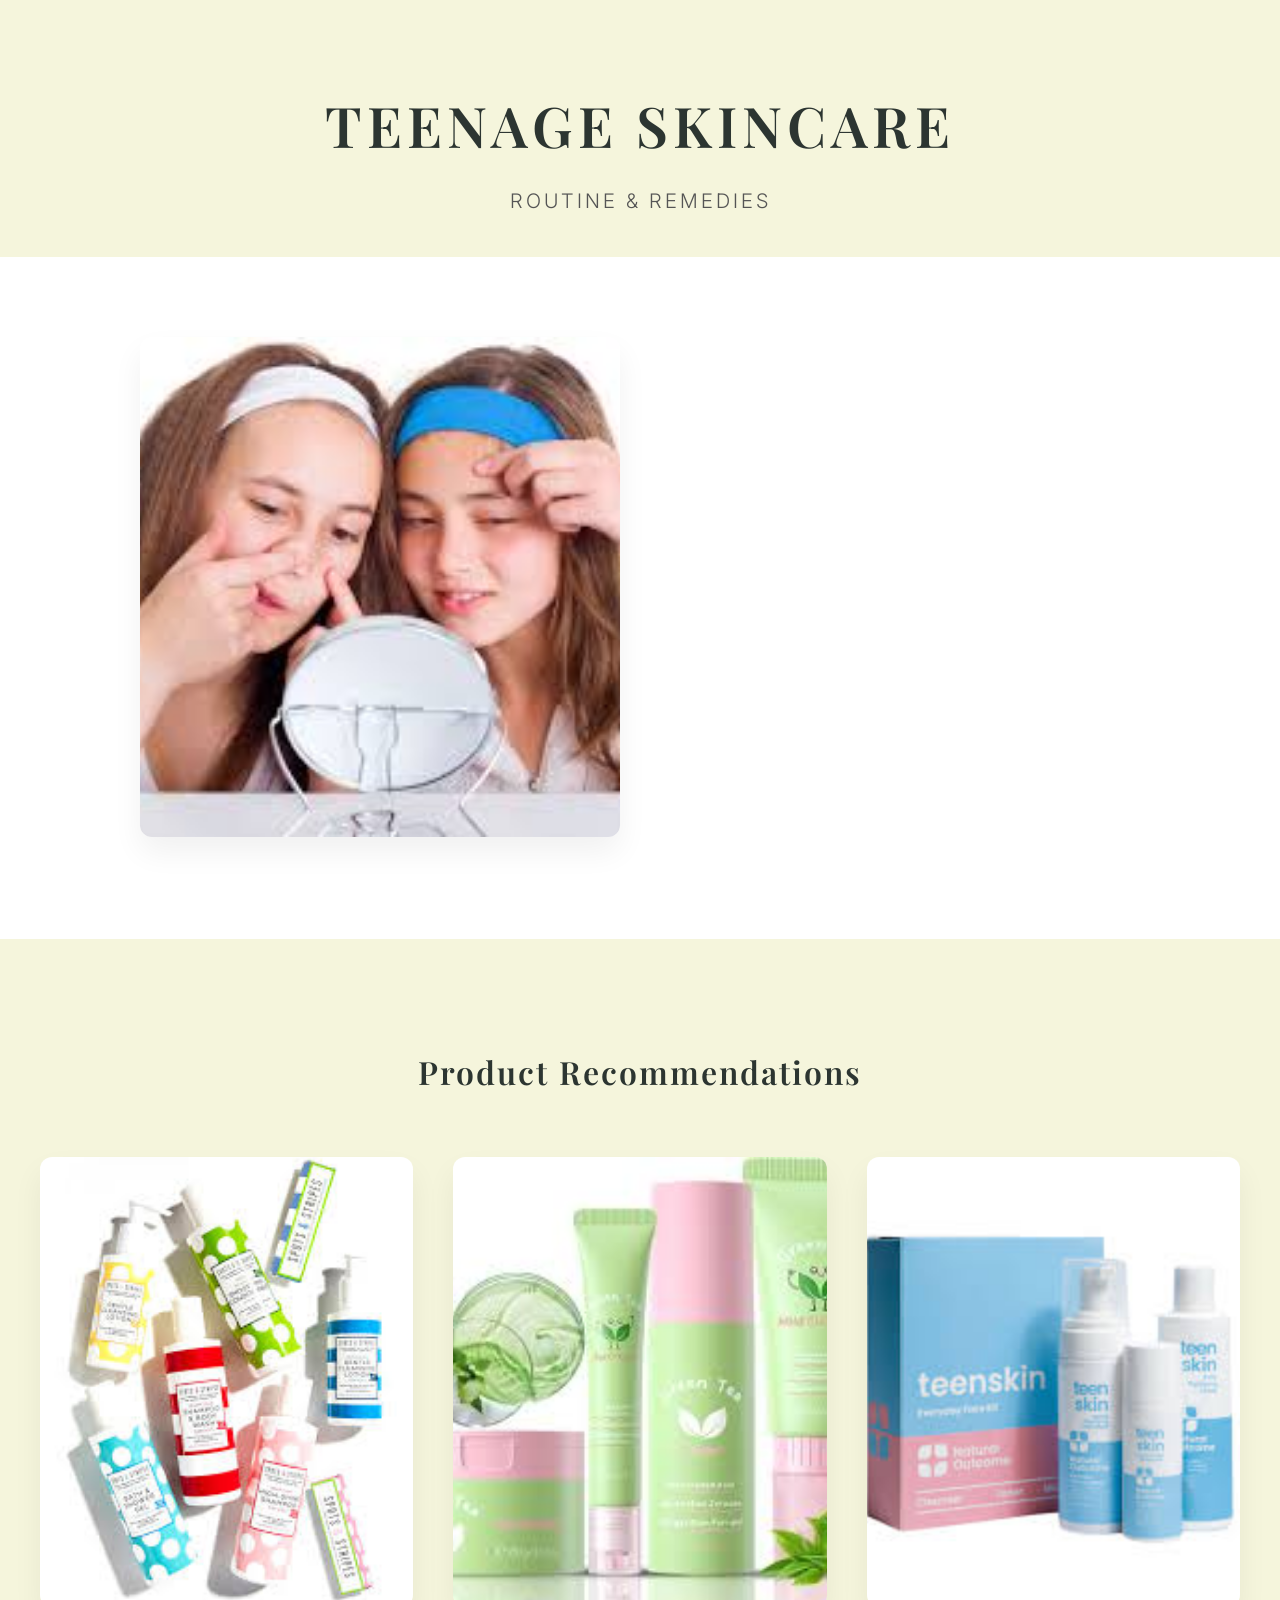
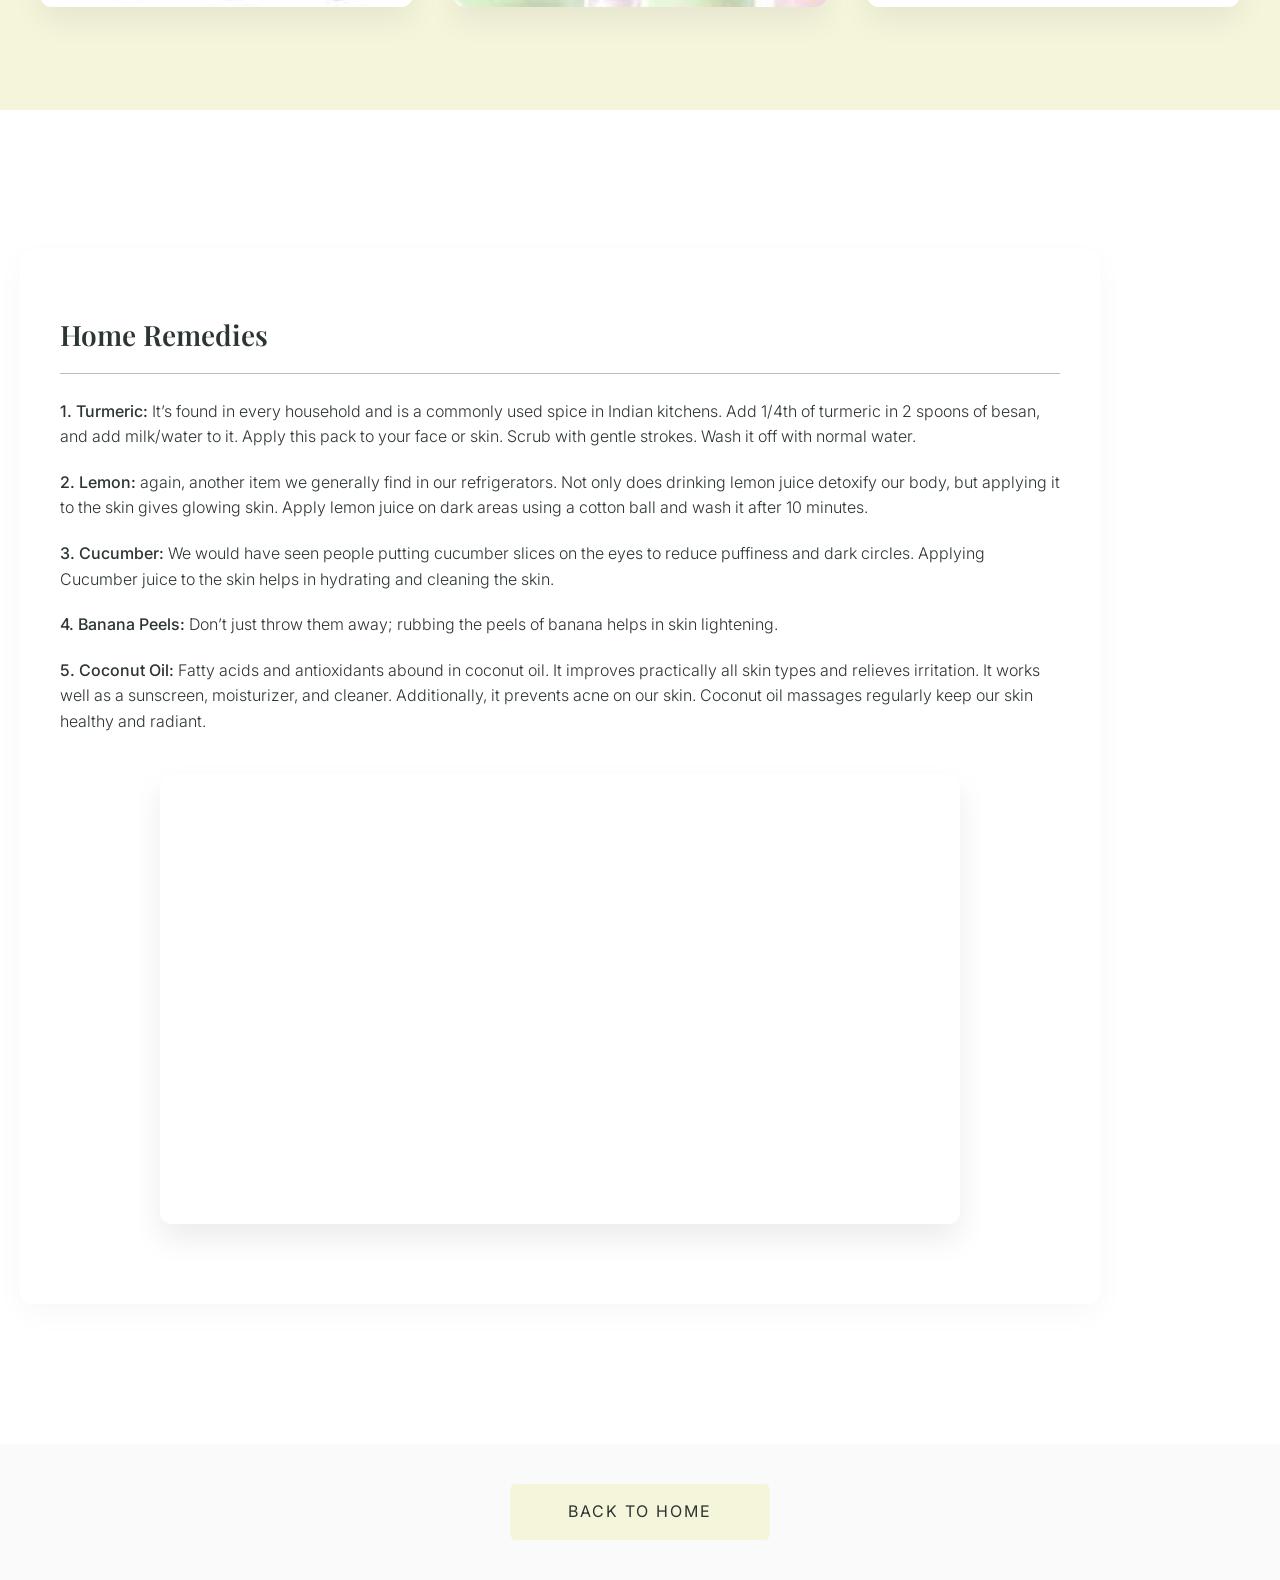
<file: ic lab/teenageskincare.html>
<!DOCTYPE html>
<html>
<head>
  <meta charset="UTF-8">
  <title>Teenage Skincare</title>
  <link href="css_project.css" rel="stylesheet">
</head>
<body>

  <div class="header-section">
    <h1>Teenage Skincare</h1>
    <div class="subtitle">Routine & Remedies</div>
  </div>

  <div class="category-section bg-white">
    <div class="grid-3" style="grid-template-columns: 1fr 1fr; max-width: 1000px; align-items: center;">
      <div class="card" style="box-shadow: none;">
        <img src="teenskin.jpeg" style="height: 500px;" alt="Teenage Skincare">
      </div>
      <div class="video-container" style="margin: 0; box-shadow: none;">
        <iframe width="100%" height="500" src="https://www.youtube.com/embed/nNJQvT_tnX8?si=aFgWq8wK1O7fgBh9" title="YouTube video player" frameborder="0" allow="accelerometer; autoplay; clipboard-write; encrypted-media; gyroscope; picture-in-picture; web-share" referrerpolicy="strict-origin-when-cross-origin" allowfullscreen></iframe>
      </div>
    </div>
  </div>

  <div class="category-section bg-secondary">
    <h2 class="section-title">Product Recommendations</h2>
    <div class="grid-3">
      <div class="card">
        <img src="teenrec.jpeg" alt="Recommendation 1">
      </div>
      <div class="card">
        <img src="teenrec2.jpeg" alt="Recommendation 2">
      </div>
      <div class="card">
        <img src="teenrec3.jpeg" alt="Recommendation 3">
      </div>
    </div>
  </div>

  <div class="category-section bg-white">
    <div class="container content-block">
      <h2>Home Remedies</h2>
      <p><b>1. Turmeric:</b> It’s found in every household and is a commonly used spice in Indian kitchens. Add 1/4th of turmeric in 2 spoons of besan, and add milk/water to it. Apply this pack to your face or skin. Scrub with gentle strokes. Wash it off with normal water.</p>
      
      <p><b>2. Lemon:</b> again, another item we generally find in our refrigerators. Not only does drinking lemon juice detoxify our body, but applying it to the skin gives glowing skin. Apply lemon juice on dark areas using a cotton ball and wash it after 10 minutes.</p>

      <p><b>3. Cucumber:</b> We would have seen people putting cucumber slices on the eyes to reduce puffiness and dark circles. Applying Cucumber juice to the skin helps in hydrating and cleaning the skin.</p>
      
      <p><b>4. Banana Peels:</b> Don’t just throw them away; rubbing the peels of banana helps in skin lightening.</p>
      
      <p><b>5. Coconut Oil:</b> Fatty acids and antioxidants abound in coconut oil. It improves practically all skin types and relieves irritation. It works well as a sunscreen, moisturizer, and cleaner. Additionally, it prevents acne on our skin. Coconut oil massages regularly keep our skin healthy and radiant.</p>
      
      <div class="video-container">
        <iframe width="100%" height="450" src="https://www.youtube.com/embed/hJh17_g7-P8?si=JN272HCVuaftYwqj" title="YouTube video player" frameborder="0" allow="accelerometer; autoplay; clipboard-write; encrypted-media; gyroscope; picture-in-picture; web-share" referrerpolicy="strict-origin-when-cross-origin" allowfullscreen></iframe>
      </div>
    </div>
  </div>

  <a href="1 pagefwd.html" class="back-link">Back to Home</a>

</body>
</html>
</file>
<file: ic lab/css_project.css>
@import url('https://fonts.googleapis.com/css2?family=Playfair+Display:ital,wght@0,400;0,600;1,400&family=Inter:wght@300;400;500&display=swap');

:root {
  --bg-color: #FAFAFA;
  --text-main: #2C3531;
  --accent: #B5C1B4; /* Sage Green */
  --secondary-bg: #F5F5DC; /* Beige */
  --white: #FFFFFF;
}

body {
  background-color: var(--bg-color);
  color: var(--text-main);
  font-family: 'Inter', sans-serif;
  margin: 0;
  padding: 0;
  line-height: 1.6;
}

h1, h2, h3, .serif {
  font-family: 'Playfair Display', serif;
  font-weight: 600;
  color: var(--text-main);
}

p {
  font-weight: 300;
}

b {
  font-weight: 500;
}

/* Header Sections */
.header-section {
  text-align: center;
  padding: 80px 20px 40px;
  background-color: var(--secondary-bg);
}

.header-section h1 {
  font-size: 56px;
  letter-spacing: 5px;
  margin-bottom: 15px;
  text-transform: uppercase;
  margin-top: 0;
}

.header-section .subtitle {
  font-size: 20px;
  letter-spacing: 3px;
  color: #555;
  font-weight: 300;
  text-transform: uppercase;
}

/* Page Sub-header (for category/skin types) */
.page-title {
  text-align: center;
  font-size: 48px;
  letter-spacing: 4px;
  margin-top: 60px;
  margin-bottom: 30px;
  text-transform: uppercase;
}

/* Main Banner Images */
.main-banner {
  width: 100%;
  position: relative;
}

.main-banner img {
  width: 100%;
  height: 650px;
  object-fit: cover;
  display: block;
}

/* Image Sources */
.image-source {
  display: block;
  font-size: 12px;
  color: #888;
  text-align: center;
  margin-top: 10px;
  text-decoration: none;
  font-style: italic;
  font-family: 'Inter', sans-serif;
}

.image-source:hover {
  color: var(--text-main);
}

/* General Layout Containers */
.container {
  max-width: 1000px;
  margin: 0 auto;
  padding: 0 20px;
}

.mission-section {
  max-width: 900px;
  margin: 80px auto;
  text-align: center;
  padding: 0 20px;
}

.mission-section h2 {
  font-size: 36px;
  margin-bottom: 25px;
  letter-spacing: 1px;
}

.mission-section p {
  font-size: 18px;
  color: #444;
  line-height: 1.8;
}

.category-section {
  padding: 80px 20px;
}

.bg-white {
  background-color: var(--white);
}

.bg-secondary {
  background-color: var(--secondary-bg);
}

.section-title {
  text-align: center;
  font-size: 32px;
  margin-bottom: 60px;
  letter-spacing: 2px;
}

/* Grids */
.grid-3 {
  display: grid;
  grid-template-columns: repeat(auto-fit, minmax(300px, 1fr));
  gap: 40px;
  max-width: 1200px;
  margin: 0 auto;
}

.grid-4 {
  display: grid;
  grid-template-columns: repeat(auto-fit, minmax(250px, 1fr));
  gap: 30px;
  max-width: 1200px;
  margin: 0 auto;
}

/* Content Blocks for Skin Type Info */
.content-block {
  margin: 60px 0;
  padding: 40px;
  background: var(--white);
  border-radius: 12px;
  box-shadow: 0 10px 30px rgba(0,0,0,0.03);
}

.content-block h2 {
  font-size: 28px;
  border-bottom: 1px solid var(--accent);
  padding-bottom: 15px;
  margin-bottom: 25px;
}

.content-block h3 {
  font-size: 22px;
  margin-top: 30px;
  margin-bottom: 15px;
  color: #555;
}

.content-block p {
  font-size: 16px;
  margin-bottom: 20px;
}

/* Cards */
.card {
  text-align: center;
  transition: transform 0.4s ease;
}

.card:hover {
  transform: translateY(-8px);
}

.card img {
  width: 100%;
  height: 450px;
  object-fit: cover;
  border-radius: 12px;
  box-shadow: 0 15px 30px rgba(0,0,0,0.06);
  margin-bottom: 15px;
  transition: box-shadow 0.4s ease;
}

.card:hover img {
  box-shadow: 0 20px 40px rgba(0,0,0,0.1);
}

.card.small img {
  height: 350px;
}

.card h2 {
  font-size: 18px;
  margin-top: 20px;
  letter-spacing: 2px;
}

.card a {
  text-decoration: none;
  color: var(--text-main);
  display: block;
}

/* Video Containers */
.video-container {
  max-width: 800px;
  margin: 40px auto;
  border-radius: 12px;
  overflow: hidden;
  box-shadow: 0 15px 30px rgba(0,0,0,0.08);
}

.video-container iframe {
  width: 100%;
  height: 450px;
  display: block;
}

/* Forms */
.form-container {
  max-width: 600px;
  margin: 60px auto;
  padding: 40px;
  background-color: var(--white);
  border-radius: 12px;
  box-shadow: 0 15px 30px rgba(0,0,0,0.05);
}

input[type="text"],
input[type="email"],
input[type="number"],
input[type="date"],
textarea {
  width: 100%;
  padding: 12px;
  margin: 10px 0 25px 0;
  border: 1px solid var(--accent);
  border-radius: 6px;
  font-family: 'Inter', sans-serif;
  box-sizing: border-box;
  background-color: #fdfdfd;
}

input[type="submit"],
input[type="reset"] {
  background-color: var(--text-main);
  color: var(--white);
  border: none;
  padding: 15px 30px;
  font-family: 'Inter', sans-serif;
  letter-spacing: 2px;
  text-transform: uppercase;
  border-radius: 6px;
  cursor: pointer;
  transition: background-color 0.3s;
}

input[type="submit"]:hover,
input[type="reset"]:hover {
  background-color: var(--accent);
}

/* Footer Element */
.footer {
  background-color: #2F3E46;
  color: var(--secondary-bg);
  text-align: center;
  padding: 80px 20px 40px;
  margin-top: 80px;
}

.footer a {
  color: var(--secondary-bg);
  text-decoration: none;
  margin: 0 20px;
  font-size: 16px;
  letter-spacing: 1.5px;
  transition: opacity 0.3s ease;
  font-family: 'Inter', sans-serif;
}

.footer a:hover {
  opacity: 0.7;
}

.footer hr {
  border: none;
  border-top: 1px solid rgba(245, 245, 220, 0.2);
  margin: 40px auto;
  max-width: 400px;
}

.footer p {
  font-size: 14px;
  letter-spacing: 1.5px;
  font-family: 'Playfair Display', serif;
}

/* Go Back Links */
.back-link {
  display: block;
  text-align: center;
  margin: 40px 0;
  padding: 15px 30px;
  background-color: var(--secondary-bg);
  color: var(--text-main);
  text-decoration: none;
  text-transform: uppercase;
  letter-spacing: 2px;
  font-family: 'Inter', sans-serif;
  max-width: 200px;
  margin-left: auto;
  margin-right: auto;
  border-radius: 6px;
  transition: background-color 0.3s ease;
}

.back-link:hover {
  background-color: var(--accent);
  color: var(--white);
}
</file>
